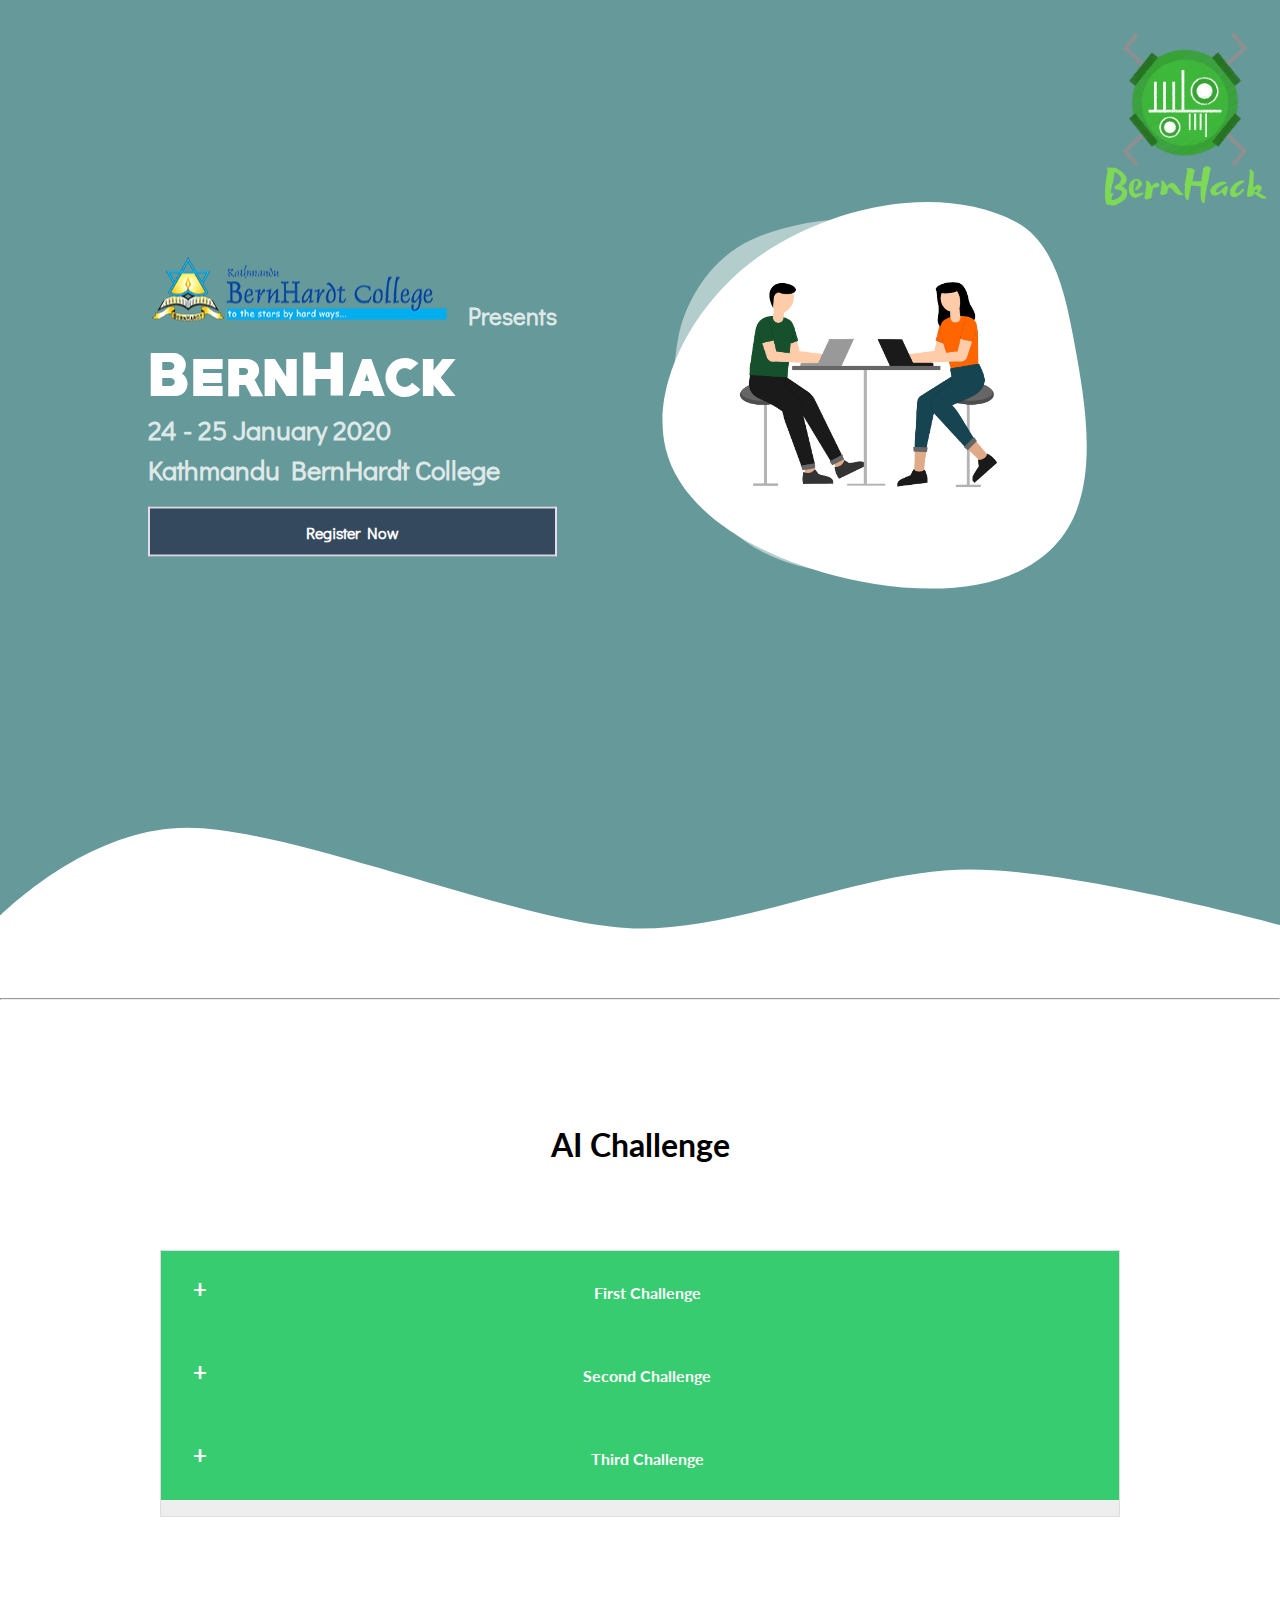
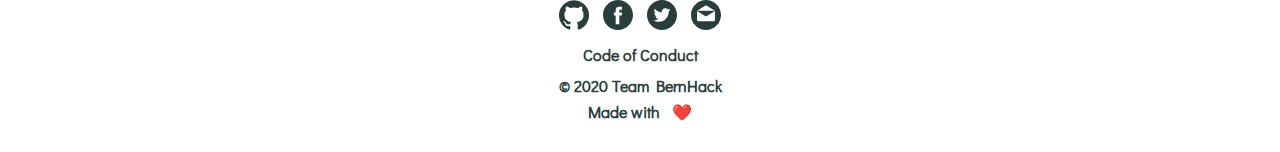
<file: ai.html>
<!DOCTYPE html>
<html>
<head>
	<title> BernHack - 2020</title>
	<meta http-equiv="Content-Type" content="text/html; charset=UTF-8">
	<meta name="viewport" content ="width=device-width, initial-scale=1.0, user-scalable=no">
	<meta name="description" content="BernHack- First edition of annual hackathon organized by Kathmandu BernHardt College">
	<meta name="keywords" content="Hackathon,BernHack,bernhack,bernhardt,mlh,Nepal,prize,event,technology,bernhardt,college,hack,workshop,mentors,judges,sponsors,microsoft,github,App,Team,2020">
	<meta name="author" content="Manish Bhattarai <manishbhattarai@studentpartner.com>">

	<link rel="shortcut icon" href="./images/new_logo.png" type="image/x-icon" />
	<link rel="stylesheet" type="text/css" href="./css/main.css">
	<link rel="stylesheet" type="text/css" href="./css/responsive.css">
	<link href="https://fonts.googleapis.com/css?family=Didact+Gothic" rel="stylesheet">
	<script src="https://code.jquery.com/jquery-3.3.1.js" integrity="sha256-2Kok7MbOyxpgUVvAk/HJ2jigOSYS2auK4Pfzbm7uH60=" crossorigin="anonymous"></script>

</head>
<body>
<div class="frame frame1">
			<img  src="./images/back-1.svg" class="img-back">
			<div class="frame1-right">
				<img  src="./images/frame1-icon.svg">
			</div>
			<div class="frame1-left">
				<div class="content">
					<div class="sponsor-name"><a href="https://kbc.edu.np" target="_blank"> <img src="./images/kbclogo.png" class="github-home-icon"></a> Presents </div>
					<div class="name"> BernHack</div><br>
					<div class="date"> 24 - 25 January 2020 </div><br>
					<div class="date"> Kathmandu BernHardt College </div>
					<div class="devfolio">
						<button id="devfolio-apply-now"> <a style="display: block; width: 3.5in;" class="applybutton" target="_blank" href="https://forms.gle/qHj4QQSC86kan6bq9" > Register Now</a></button>
					</div>
				</div>
			</div>
			<div class="app-team-icon">
				<img src="./images/appteam.png">
			</div>
		</div>		
		<hr>
<div class="container">
          <h1 class="heading-primary">AI Challenge</h1>
          <div class="accordion">
            <dl>
              <dt>
                <a href="#accordion1" aria-expanded="false" aria-controls="accordion1" class="accordion-title accordionTitle js-accordionTrigger">First Challenge</a>
              </dt>
              <dd class="accordion-content accordionItem is-collapsed" id="accordion1" aria-hidden="true">
                <p>Lorem ipsum dolor sit amet, consectetur <a href="https://www.google.com">Test</a>adipiscing elit. Morbi eu interdum diam. Donec interdum porttitor risus non bibendum. Maecenas sollicitudin eros in quam imperdiet placerat. Cras justo purus, rhoncus nec lobortis ut, iaculis vel ipsum. Donec dignissim arcu nec elit faucibus condimentum. Donec facilisis consectetur enim sit amet varius. Pellentesque justo dui, sodales quis luctus a, iaculis eget mauris. </p>
                <p>Aliquam dapibus, ante quis fringilla feugiat, mauris risus condimentum massa, at elementum libero quam ac ligula. Pellentesque at rhoncus dolor. Duis porttitor nibh ut lobortis aliquam. Nullam eu dolor venenatis mauris placerat tristique eget id dolor. Quisque blandit adipiscing erat vitae dapibus. Nulla aliquam magna nec elementum tincidunt.</p>
              </dd>
              <dt>
                <a href="#accordion2" aria-expanded="false" aria-controls="accordion2" class="accordion-title accordionTitle js-accordionTrigger">
                  Second Challenge</a>
              </dt>
              <dd class="accordion-content accordionItem is-collapsed" id="accordion2" aria-hidden="true">
                <p>Lorem ipsum dolor sit amet, consectetur adipiscing elit. Morbi eu interdum diam. Donec interdum porttitor risus non bibendum. Maecenas sollicitudin eros in quam imperdiet placerat. Cras justo purus, rhoncus nec lobortis ut, iaculis vel ipsum. Donec dignissim arcu nec elit faucibus condimentum. Donec facilisis consectetur enim sit amet varius. Pellentesque justo dui, sodales quis luctus a, iaculis eget mauris. </p>
                <p>Aliquam dapibus, ante quis fringilla feugiat, mauris risus condimentum massa, at elementum libero quam ac ligula. Pellentesque at rhoncus dolor. Duis porttitor nibh ut lobortis aliquam. Nullam eu dolor venenatis mauris placerat tristique eget id dolor. Quisque blandit adipiscing erat vitae dapibus. Nulla aliquam magna nec elementum tincidunt.</p>
              </dd>
              <dt>
                <a href="#accordion3" aria-expanded="false" aria-controls="accordion3" class="accordion-title accordionTitle js-accordionTrigger">
                  Third Challenge
                </a>
              </dt>
              <dd class="accordion-content accordionItem is-collapsed" id="accordion3" aria-hidden="true">
                <p>Lorem ipsum dolor sit amet, consectetur adipiscing elit. Morbi eu interdum diam. Donec interdum porttitor risus non bibendum. Maecenas sollicitudin eros in quam imperdiet placerat. Cras justo purus, rhoncus nec lobortis ut, iaculis vel ipsum. Donec dignissim arcu nec elit faucibus condimentum. Donec facilisis consectetur enim sit amet varius. Pellentesque justo dui, sodales quis luctus a, iaculis eget mauris. </p>
                <p>Aliquam dapibus, ante quis fringilla feugiat, mauris risus condimentum massa, at elementum libero quam ac ligula. Pellentesque at rhoncus dolor. Duis porttitor nibh ut lobortis aliquam. Nullam eu dolor venenatis mauris placerat tristique eget id dolor. Quisque blandit adipiscing erat vitae dapibus. Nulla aliquam magna nec elementum tincidunt.</p>
              </dd>
            </dl>
          </div>
        </div>
<style type="text/css">
	

//updated ver
* {
  box-sizing:border-box;
}
@import url(https://fonts.googleapis.com/css?family=Lato:400,700);
body { 

  font-family:'Lato';
}
.heading-primary {
  font-size:2em;
  padding:2em;
  text-align:center;
}
.accordion dl,
.accordion-list {
   border:1px solid #ddd;
   &:after {
       content: "";
       display:block;
       height:1em;
       width:100%;
       background-color:darken(#38cc70, 10%);
     }
}
.accordion dd,
.accordion__panel {
   background-color:#eee;
   font-size:1em;
   line-height:1.5em; 
}
.accordion p {
  padding:1em 2em 1em 2em;
}

.accordion {
    position:relative;
    background-color:#eee;
}
.container {
  max-width:960px;
  margin:0 auto;
  padding:2em 0 2em 0;
}
.accordionTitle,
.accordion__Heading {
 background-color:#38cc70; 
   text-align:center;
     font-weight:700; 
          padding:2em;
          display:block;
          text-decoration:none;
          color:#fff;
          transition:background-color 0.5s ease-in-out;
  border-bottom:1px solid darken(#38cc70, 5%);
  &:before {
   content: "+";
   font-size:1.5em;
   line-height:0.5em;
   float:left; 
   transition: transform 0.3s ease-in-out;
  }
  &:hover {
    background-color:darken(#38cc70, 10%);
  }
}
.accordionTitleActive, 
.accordionTitle.is-expanded {
   background-color:darken(#38cc70, 10%);
    &:before {
     
      transform:rotate(-225deg);
    }
}
.accordionItem {
    height:auto;
    overflow:hidden; 
    //SHAME: magic number to allow the accordion to animate
    
     max-height:50em;
    transition:max-height 1s;   
 
    
    @media screen and (min-width:48em) {
         max-height:15em;
        transition:max-height 0.5s
        
    }
    
   
}
 
.accordionItem.is-collapsed {
    max-height:0;
}
.no-js .accordionItem.is-collapsed {
  max-height: auto;
}
.animateIn {
     animation: accordionIn 0.45s normal ease-in-out both 1; 
}
.animateOut {
     animation: accordionOut 0.45s alternate ease-in-out both 1;
}
@keyframes accordionIn {
  0% {
    opacity: 0;
    transform:scale(0.9) rotateX(-60deg);
    transform-origin: 50% 0;
  }
  100% {
    opacity:1;
    transform:scale(1);
  }
}

@keyframes accordionOut {
    0% {
       opacity: 1;
       transform:scale(1);
     }
     100% {
          opacity:0;
           transform:scale(0.9) rotateX(-60deg);
       }
}

</style>
<script type="text/javascript">
	

//uses classList, setAttribute, and querySelectorAll
//if you want this to work in IE8/9 youll need to polyfill these
(function(){
	var d = document,
	accordionToggles = d.querySelectorAll('.js-accordionTrigger'),
	setAria,
	setAccordionAria,
	switchAccordion,
  touchSupported = ('ontouchstart' in window),
  pointerSupported = ('pointerdown' in window);
  
  skipClickDelay = function(e){
    e.preventDefault();
    e.target.click();
  }

		setAriaAttr = function(el, ariaType, newProperty){
		el.setAttribute(ariaType, newProperty);
	};
	setAccordionAria = function(el1, el2, expanded){
		switch(expanded) {
      case "true":
      	setAriaAttr(el1, 'aria-expanded', 'true');
      	setAriaAttr(el2, 'aria-hidden', 'false');
      	break;
      case "false":
      	setAriaAttr(el1, 'aria-expanded', 'false');
      	setAriaAttr(el2, 'aria-hidden', 'true');
      	break;
      default:
				break;
		}
	};
//function
switchAccordion = function(e) {
  console.log("triggered");
	e.preventDefault();
	var thisAnswer = e.target.parentNode.nextElementSibling;
	var thisQuestion = e.target;
	if(thisAnswer.classList.contains('is-collapsed')) {
		setAccordionAria(thisQuestion, thisAnswer, 'true');
	} else {
		setAccordionAria(thisQuestion, thisAnswer, 'false');
	}
  	thisQuestion.classList.toggle('is-collapsed');
  	thisQuestion.classList.toggle('is-expanded');
		thisAnswer.classList.toggle('is-collapsed');
		thisAnswer.classList.toggle('is-expanded');
 	
  	thisAnswer.classList.toggle('animateIn');
	};
	for (var i=0,len=accordionToggles.length; i<len; i++) {
		if(touchSupported) {
      accordionToggles[i].addEventListener('touchstart', skipClickDelay, false);
    }
    if(pointerSupported){
      accordionToggles[i].addEventListener('pointerdown', skipClickDelay, false);
    }
    accordionToggles[i].addEventListener('click', switchAccordion, false);
  }
})();
</script>


		
			<div class="frame frame8">
			<div class="footer-icons">
				<a href="https://github.com/bernhack" target="__blank"><img src="./images/github-color.svg"></a>
				<a href="https://www.facebook.com/bernhack2020/" target="__blank"><img src="./images/fb-color.svg"></a>
				<a href="https://twitter.com/bernhack" target="__blank"><img src="./images/twitter-color.svg"></a>
				<a href="mailto:bernhack2020@gmail.com"><img src="./images/email-color.svg"></a>
			</div>
			<div class="footer-text">
				<a href="https://static.mlh.io/docs/mlh-code-of-conduct.pdf" target="__blank"> Code of Conduct </a>
			</div>
			<div class="footer-text">
				&copy; 2020 Team BernHack
			</div>
			Made with &nbsp;&nbsp;<span class="heart">❤️</span>
		</div>
	</div>
	<script type="text/javascript" src="./js/menu.js"></script>
</body>
<html>
</file>
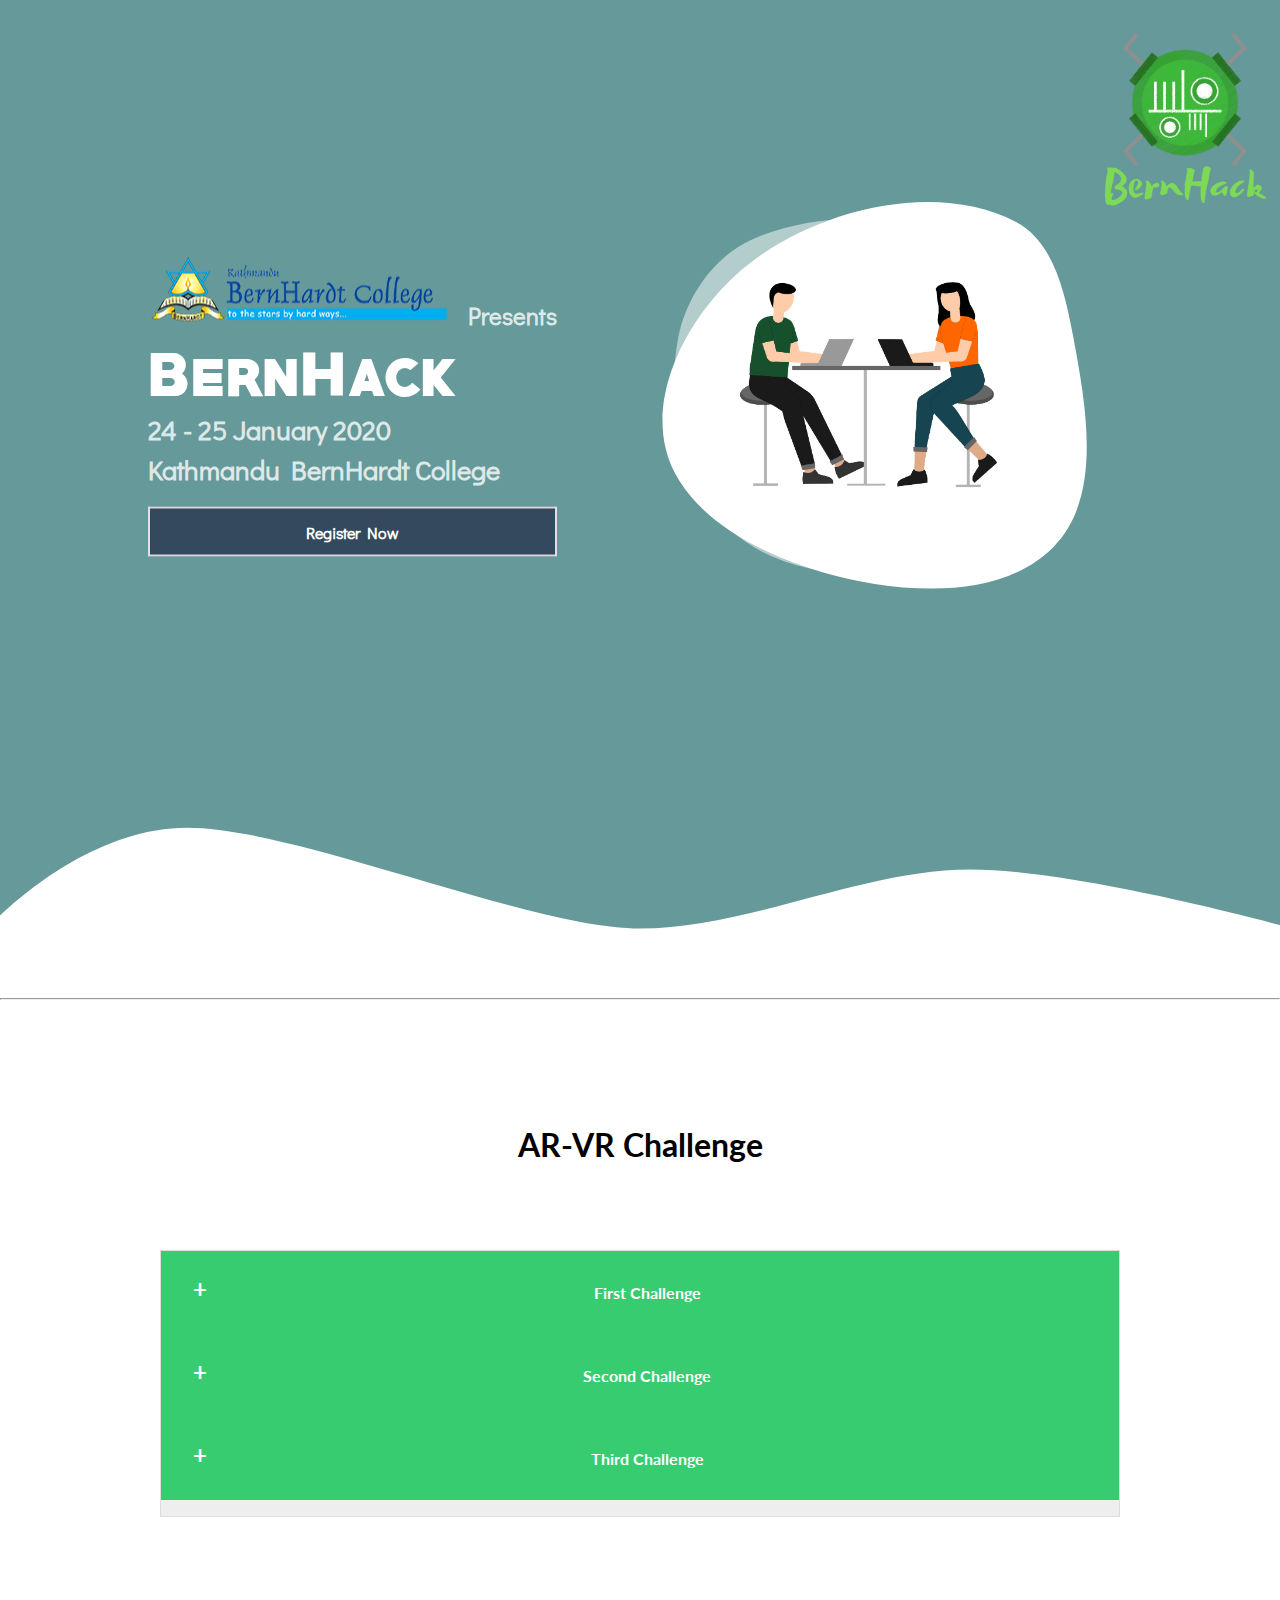
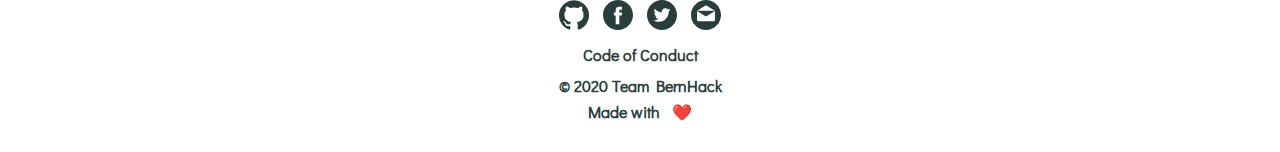
<file: ar.html>
<!DOCTYPE html>
<html>
<head>
	<title> BernHack - 2020</title>
	<meta http-equiv="Content-Type" content="text/html; charset=UTF-8">
	<meta name="viewport" content ="width=device-width, initial-scale=1.0, user-scalable=no">
	<meta name="description" content="BernHack- First edition of annual hackathon organized by Kathmandu BernHardt College">
	<meta name="keywords" content="Hackathon,BernHack,bernhack,bernhardt,mlh,Nepal,prize,event,technology,bernhardt,college,hack,workshop,mentors,judges,sponsors,microsoft,github,App,Team,2020">
	<meta name="author" content="Manish Bhattarai <manishbhattarai@studentpartner.com>">

	<link rel="shortcut icon" href="./images/new_logo.png" type="image/x-icon" />
	<link rel="stylesheet" type="text/css" href="./css/main.css">
	<link rel="stylesheet" type="text/css" href="./css/responsive.css">
	<link href="https://fonts.googleapis.com/css?family=Didact+Gothic" rel="stylesheet">
	<script src="https://code.jquery.com/jquery-3.3.1.js" integrity="sha256-2Kok7MbOyxpgUVvAk/HJ2jigOSYS2auK4Pfzbm7uH60=" crossorigin="anonymous"></script>

</head>
<body>
<div class="frame frame1">
			<img  src="./images/back-1.svg" class="img-back">
			<div class="frame1-right">
				<img  src="./images/frame1-icon.svg">
			</div>
			<div class="frame1-left">
				<div class="content">
					<div class="sponsor-name"><a href="https://kbc.edu.np" target="_blank"> <img src="./images/kbclogo.png" class="github-home-icon"></a> Presents </div>
					<div class="name"> BernHack</div><br>
					<div class="date"> 24 - 25 January 2020 </div><br>
					<div class="date"> Kathmandu BernHardt College </div>
					<div class="devfolio">
						<button id="devfolio-apply-now"> <a style="display: block; width: 3.5in;" class="applybutton" target="_blank" href="https://forms.gle/qHj4QQSC86kan6bq9" > Register Now</a></button>
					</div>
				</div>
			</div>
			<div class="app-team-icon">
				<img src="./images/appteam.png">
			</div>
		</div>		
		<hr>
<div class="container">
          <h1 class="heading-primary">AR-VR Challenge</h1>
          <div class="accordion">
            <dl>
              <dt>
                <a href="#accordion1" aria-expanded="false" aria-controls="accordion1" class="accordion-title accordionTitle js-accordionTrigger">First Challenge</a>
              </dt>
              <dd class="accordion-content accordionItem is-collapsed" id="accordion1" aria-hidden="true">
                <p>Lorem ipsum dolor sit amet, consectetur <a href="https://www.google.com">Test</a>adipiscing elit. Morbi eu interdum diam. Donec interdum porttitor risus non bibendum. Maecenas sollicitudin eros in quam imperdiet placerat. Cras justo purus, rhoncus nec lobortis ut, iaculis vel ipsum. Donec dignissim arcu nec elit faucibus condimentum. Donec facilisis consectetur enim sit amet varius. Pellentesque justo dui, sodales quis luctus a, iaculis eget mauris. </p>
                <p>Aliquam dapibus, ante quis fringilla feugiat, mauris risus condimentum massa, at elementum libero quam ac ligula. Pellentesque at rhoncus dolor. Duis porttitor nibh ut lobortis aliquam. Nullam eu dolor venenatis mauris placerat tristique eget id dolor. Quisque blandit adipiscing erat vitae dapibus. Nulla aliquam magna nec elementum tincidunt.</p>
              </dd>
              <dt>
                <a href="#accordion2" aria-expanded="false" aria-controls="accordion2" class="accordion-title accordionTitle js-accordionTrigger">
                  Second Challenge</a>
              </dt>
              <dd class="accordion-content accordionItem is-collapsed" id="accordion2" aria-hidden="true">
                <p>Lorem ipsum dolor sit amet, consectetur adipiscing elit. Morbi eu interdum diam. Donec interdum porttitor risus non bibendum. Maecenas sollicitudin eros in quam imperdiet placerat. Cras justo purus, rhoncus nec lobortis ut, iaculis vel ipsum. Donec dignissim arcu nec elit faucibus condimentum. Donec facilisis consectetur enim sit amet varius. Pellentesque justo dui, sodales quis luctus a, iaculis eget mauris. </p>
                <p>Aliquam dapibus, ante quis fringilla feugiat, mauris risus condimentum massa, at elementum libero quam ac ligula. Pellentesque at rhoncus dolor. Duis porttitor nibh ut lobortis aliquam. Nullam eu dolor venenatis mauris placerat tristique eget id dolor. Quisque blandit adipiscing erat vitae dapibus. Nulla aliquam magna nec elementum tincidunt.</p>
              </dd>
              <dt>
                <a href="#accordion3" aria-expanded="false" aria-controls="accordion3" class="accordion-title accordionTitle js-accordionTrigger">
                  Third Challenge
                </a>
              </dt>
              <dd class="accordion-content accordionItem is-collapsed" id="accordion3" aria-hidden="true">
                <p>Lorem ipsum dolor sit amet, consectetur adipiscing elit. Morbi eu interdum diam. Donec interdum porttitor risus non bibendum. Maecenas sollicitudin eros in quam imperdiet placerat. Cras justo purus, rhoncus nec lobortis ut, iaculis vel ipsum. Donec dignissim arcu nec elit faucibus condimentum. Donec facilisis consectetur enim sit amet varius. Pellentesque justo dui, sodales quis luctus a, iaculis eget mauris. </p>
                <p>Aliquam dapibus, ante quis fringilla feugiat, mauris risus condimentum massa, at elementum libero quam ac ligula. Pellentesque at rhoncus dolor. Duis porttitor nibh ut lobortis aliquam. Nullam eu dolor venenatis mauris placerat tristique eget id dolor. Quisque blandit adipiscing erat vitae dapibus. Nulla aliquam magna nec elementum tincidunt.</p>
              </dd>
            </dl>
          </div>
        </div>
<style type="text/css">
	

//updated ver
* {
  box-sizing:border-box;
}
@import url(https://fonts.googleapis.com/css?family=Lato:400,700);
body { 

  font-family:'Lato';
}
.heading-primary {
  font-size:2em;
  padding:2em;
  text-align:center;
}
.accordion dl,
.accordion-list {
   border:1px solid #ddd;
   &:after {
       content: "";
       display:block;
       height:1em;
       width:100%;
       background-color:darken(#38cc70, 10%);
     }
}
.accordion dd,
.accordion__panel {
   background-color:#eee;
   font-size:1em;
   line-height:1.5em; 
}
.accordion p {
  padding:1em 2em 1em 2em;
}

.accordion {
    position:relative;
    background-color:#eee;
}
.container {
  max-width:960px;
  margin:0 auto;
  padding:2em 0 2em 0;
}
.accordionTitle,
.accordion__Heading {
 background-color:#38cc70; 
   text-align:center;
     font-weight:700; 
          padding:2em;
          display:block;
          text-decoration:none;
          color:#fff;
          transition:background-color 0.5s ease-in-out;
  border-bottom:1px solid darken(#38cc70, 5%);
  &:before {
   content: "+";
   font-size:1.5em;
   line-height:0.5em;
   float:left; 
   transition: transform 0.3s ease-in-out;
  }
  &:hover {
    background-color:darken(#38cc70, 10%);
  }
}
.accordionTitleActive, 
.accordionTitle.is-expanded {
   background-color:darken(#38cc70, 10%);
    &:before {
     
      transform:rotate(-225deg);
    }
}
.accordionItem {
    height:auto;
    overflow:hidden; 
    //SHAME: magic number to allow the accordion to animate
    
     max-height:50em;
    transition:max-height 1s;   
 
    
    @media screen and (min-width:48em) {
         max-height:15em;
        transition:max-height 0.5s
        
    }
    
   
}
 
.accordionItem.is-collapsed {
    max-height:0;
}
.no-js .accordionItem.is-collapsed {
  max-height: auto;
}
.animateIn {
     animation: accordionIn 0.45s normal ease-in-out both 1; 
}
.animateOut {
     animation: accordionOut 0.45s alternate ease-in-out both 1;
}
@keyframes accordionIn {
  0% {
    opacity: 0;
    transform:scale(0.9) rotateX(-60deg);
    transform-origin: 50% 0;
  }
  100% {
    opacity:1;
    transform:scale(1);
  }
}

@keyframes accordionOut {
    0% {
       opacity: 1;
       transform:scale(1);
     }
     100% {
          opacity:0;
           transform:scale(0.9) rotateX(-60deg);
       }
}

</style>
<script type="text/javascript">
	

//uses classList, setAttribute, and querySelectorAll
//if you want this to work in IE8/9 youll need to polyfill these
(function(){
	var d = document,
	accordionToggles = d.querySelectorAll('.js-accordionTrigger'),
	setAria,
	setAccordionAria,
	switchAccordion,
  touchSupported = ('ontouchstart' in window),
  pointerSupported = ('pointerdown' in window);
  
  skipClickDelay = function(e){
    e.preventDefault();
    e.target.click();
  }

		setAriaAttr = function(el, ariaType, newProperty){
		el.setAttribute(ariaType, newProperty);
	};
	setAccordionAria = function(el1, el2, expanded){
		switch(expanded) {
      case "true":
      	setAriaAttr(el1, 'aria-expanded', 'true');
      	setAriaAttr(el2, 'aria-hidden', 'false');
      	break;
      case "false":
      	setAriaAttr(el1, 'aria-expanded', 'false');
      	setAriaAttr(el2, 'aria-hidden', 'true');
      	break;
      default:
				break;
		}
	};
//function
switchAccordion = function(e) {
  console.log("triggered");
	e.preventDefault();
	var thisAnswer = e.target.parentNode.nextElementSibling;
	var thisQuestion = e.target;
	if(thisAnswer.classList.contains('is-collapsed')) {
		setAccordionAria(thisQuestion, thisAnswer, 'true');
	} else {
		setAccordionAria(thisQuestion, thisAnswer, 'false');
	}
  	thisQuestion.classList.toggle('is-collapsed');
  	thisQuestion.classList.toggle('is-expanded');
		thisAnswer.classList.toggle('is-collapsed');
		thisAnswer.classList.toggle('is-expanded');
 	
  	thisAnswer.classList.toggle('animateIn');
	};
	for (var i=0,len=accordionToggles.length; i<len; i++) {
		if(touchSupported) {
      accordionToggles[i].addEventListener('touchstart', skipClickDelay, false);
    }
    if(pointerSupported){
      accordionToggles[i].addEventListener('pointerdown', skipClickDelay, false);
    }
    accordionToggles[i].addEventListener('click', switchAccordion, false);
  }
})();
</script>


		
			<div class="frame frame8">
			<div class="footer-icons">
				<a href="https://github.com/bernhack" target="__blank"><img src="./images/github-color.svg"></a>
				<a href="https://www.facebook.com/bernhack2020/" target="__blank"><img src="./images/fb-color.svg"></a>
				<a href="https://twitter.com/bernhack" target="__blank"><img src="./images/twitter-color.svg"></a>
				<a href="mailto:bernhack2020@gmail.com"><img src="./images/email-color.svg"></a>
			</div>
			<div class="footer-text">
				<a href="https://static.mlh.io/docs/mlh-code-of-conduct.pdf" target="__blank"> Code of Conduct </a>
			</div>
			<div class="footer-text">
				&copy; 2020 Team BernHack
			</div>
			Made with &nbsp;&nbsp;<span class="heart">❤️</span>
		</div>
	</div>
	<script type="text/javascript" src="./js/menu.js"></script>
</body>
<html>
</file>
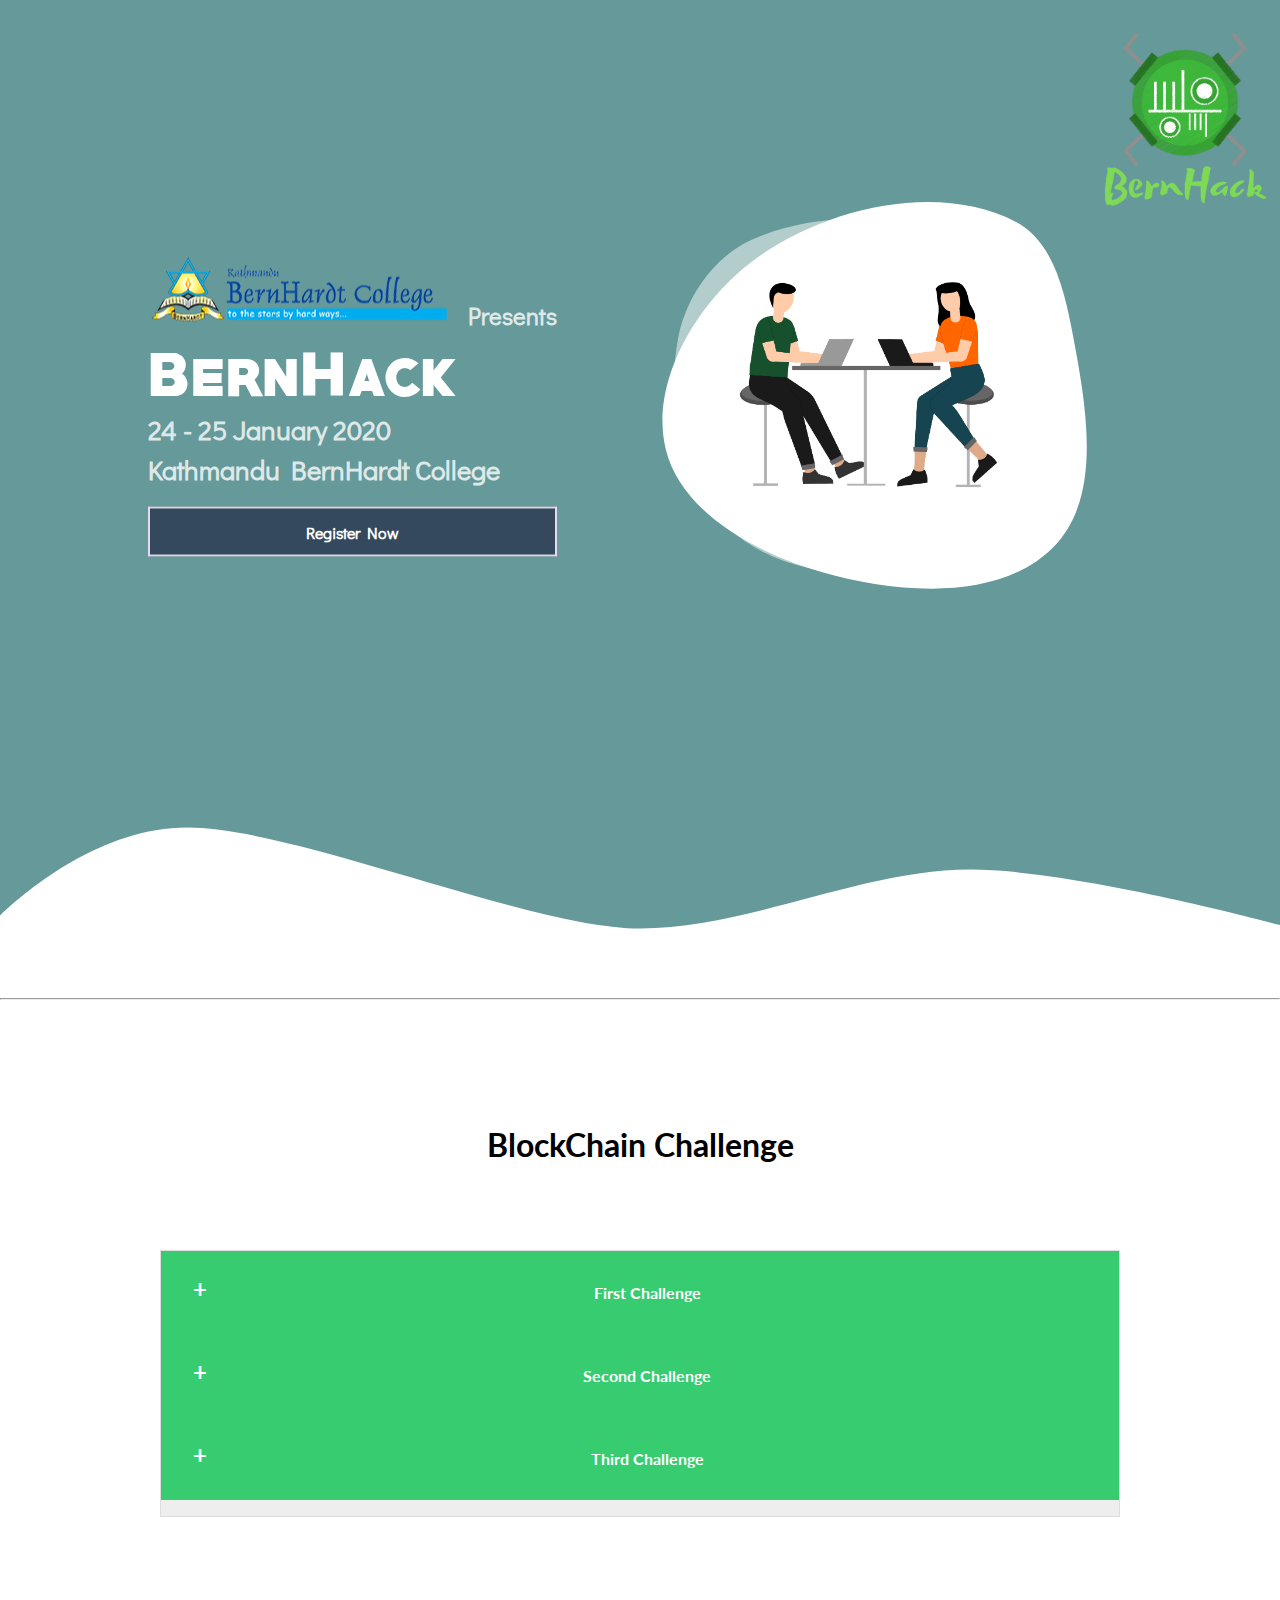
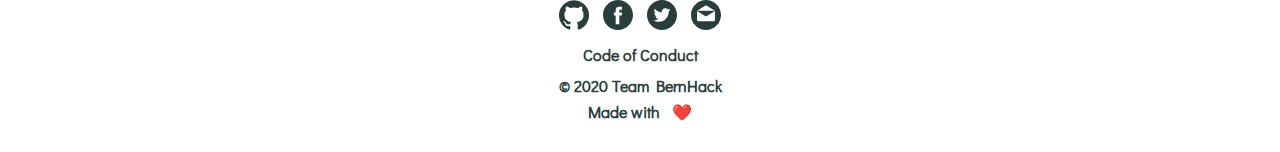
<file: blockchain.html>
<!DOCTYPE html>
<html>
<head>
	<title> BernHack - 2020</title>
	<meta http-equiv="Content-Type" content="text/html; charset=UTF-8">
	<meta name="viewport" content ="width=device-width, initial-scale=1.0, user-scalable=no">
	<meta name="description" content="BernHack- First edition of annual hackathon organized by Kathmandu BernHardt College">
	<meta name="keywords" content="Hackathon,BernHack,bernhack,bernhardt,mlh,Nepal,prize,event,technology,bernhardt,college,hack,workshop,mentors,judges,sponsors,microsoft,github,App,Team,2020">
	<meta name="author" content="Manish Bhattarai <manishbhattarai@studentpartner.com>">

	<link rel="shortcut icon" href="./images/new_logo.png" type="image/x-icon" />
	<link rel="stylesheet" type="text/css" href="./css/main.css">
	<link rel="stylesheet" type="text/css" href="./css/responsive.css">
	<link href="https://fonts.googleapis.com/css?family=Didact+Gothic" rel="stylesheet">
	<script src="https://code.jquery.com/jquery-3.3.1.js" integrity="sha256-2Kok7MbOyxpgUVvAk/HJ2jigOSYS2auK4Pfzbm7uH60=" crossorigin="anonymous"></script>

</head>
<body>
<div class="frame frame1">
			<img  src="./images/back-1.svg" class="img-back">
			<div class="frame1-right">
				<img  src="./images/frame1-icon.svg">
			</div>
			<div class="frame1-left">
				<div class="content">
					<div class="sponsor-name"><a href="https://kbc.edu.np" target="_blank"> <img src="./images/kbclogo.png" class="github-home-icon"></a> Presents </div>
					<div class="name"> BernHack</div><br>
					<div class="date"> 24 - 25 January 2020 </div><br>
					<div class="date"> Kathmandu BernHardt College </div>
					<div class="devfolio">
						<button id="devfolio-apply-now"> <a style="display: block; width: 3.5in;" class="applybutton" target="_blank" href="https://forms.gle/qHj4QQSC86kan6bq9" > Register Now</a></button>
					</div>
				</div>
			</div>
			<div class="app-team-icon">
				<img src="./images/appteam.png">
			</div>
		</div>		
		<hr>
<div class="container">
          <h1 class="heading-primary">BlockChain Challenge</h1>
          <div class="accordion">
            <dl>
              <dt>
                <a href="#accordion1" aria-expanded="false" aria-controls="accordion1" class="accordion-title accordionTitle js-accordionTrigger">First Challenge</a>
              </dt>
              <dd class="accordion-content accordionItem is-collapsed" id="accordion1" aria-hidden="true">
                <p>Lorem ipsum dolor sit amet, consectetur <a href="https://www.google.com">Test</a>adipiscing elit. Morbi eu interdum diam. Donec interdum porttitor risus non bibendum. Maecenas sollicitudin eros in quam imperdiet placerat. Cras justo purus, rhoncus nec lobortis ut, iaculis vel ipsum. Donec dignissim arcu nec elit faucibus condimentum. Donec facilisis consectetur enim sit amet varius. Pellentesque justo dui, sodales quis luctus a, iaculis eget mauris. </p>
                <p>Aliquam dapibus, ante quis fringilla feugiat, mauris risus condimentum massa, at elementum libero quam ac ligula. Pellentesque at rhoncus dolor. Duis porttitor nibh ut lobortis aliquam. Nullam eu dolor venenatis mauris placerat tristique eget id dolor. Quisque blandit adipiscing erat vitae dapibus. Nulla aliquam magna nec elementum tincidunt.</p>
              </dd>
              <dt>
                <a href="#accordion2" aria-expanded="false" aria-controls="accordion2" class="accordion-title accordionTitle js-accordionTrigger">
                  Second Challenge</a>
              </dt>
              <dd class="accordion-content accordionItem is-collapsed" id="accordion2" aria-hidden="true">
                <p>Lorem ipsum dolor sit amet, consectetur adipiscing elit. Morbi eu interdum diam. Donec interdum porttitor risus non bibendum. Maecenas sollicitudin eros in quam imperdiet placerat. Cras justo purus, rhoncus nec lobortis ut, iaculis vel ipsum. Donec dignissim arcu nec elit faucibus condimentum. Donec facilisis consectetur enim sit amet varius. Pellentesque justo dui, sodales quis luctus a, iaculis eget mauris. </p>
                <p>Aliquam dapibus, ante quis fringilla feugiat, mauris risus condimentum massa, at elementum libero quam ac ligula. Pellentesque at rhoncus dolor. Duis porttitor nibh ut lobortis aliquam. Nullam eu dolor venenatis mauris placerat tristique eget id dolor. Quisque blandit adipiscing erat vitae dapibus. Nulla aliquam magna nec elementum tincidunt.</p>
              </dd>
              <dt>
                <a href="#accordion3" aria-expanded="false" aria-controls="accordion3" class="accordion-title accordionTitle js-accordionTrigger">
                  Third Challenge
                </a>
              </dt>
              <dd class="accordion-content accordionItem is-collapsed" id="accordion3" aria-hidden="true">
                <p>Lorem ipsum dolor sit amet, consectetur adipiscing elit. Morbi eu interdum diam. Donec interdum porttitor risus non bibendum. Maecenas sollicitudin eros in quam imperdiet placerat. Cras justo purus, rhoncus nec lobortis ut, iaculis vel ipsum. Donec dignissim arcu nec elit faucibus condimentum. Donec facilisis consectetur enim sit amet varius. Pellentesque justo dui, sodales quis luctus a, iaculis eget mauris. </p>
                <p>Aliquam dapibus, ante quis fringilla feugiat, mauris risus condimentum massa, at elementum libero quam ac ligula. Pellentesque at rhoncus dolor. Duis porttitor nibh ut lobortis aliquam. Nullam eu dolor venenatis mauris placerat tristique eget id dolor. Quisque blandit adipiscing erat vitae dapibus. Nulla aliquam magna nec elementum tincidunt.</p>
              </dd>
            </dl>
          </div>
        </div>
<style type="text/css">
	

//updated ver
* {
  box-sizing:border-box;
}
@import url(https://fonts.googleapis.com/css?family=Lato:400,700);
body { 

  font-family:'Lato';
}
.heading-primary {
  font-size:2em;
  padding:2em;
  text-align:center;
}
.accordion dl,
.accordion-list {
   border:1px solid #ddd;
   &:after {
       content: "";
       display:block;
       height:1em;
       width:100%;
       background-color:darken(#38cc70, 10%);
     }
}
.accordion dd,
.accordion__panel {
   background-color:#eee;
   font-size:1em;
   line-height:1.5em; 
}
.accordion p {
  padding:1em 2em 1em 2em;
}

.accordion {
    position:relative;
    background-color:#eee;
}
.container {
  max-width:960px;
  margin:0 auto;
  padding:2em 0 2em 0;
}
.accordionTitle,
.accordion__Heading {
 background-color:#38cc70; 
   text-align:center;
     font-weight:700; 
          padding:2em;
          display:block;
          text-decoration:none;
          color:#fff;
          transition:background-color 0.5s ease-in-out;
  border-bottom:1px solid darken(#38cc70, 5%);
  &:before {
   content: "+";
   font-size:1.5em;
   line-height:0.5em;
   float:left; 
   transition: transform 0.3s ease-in-out;
  }
  &:hover {
    background-color:darken(#38cc70, 10%);
  }
}
.accordionTitleActive, 
.accordionTitle.is-expanded {
   background-color:darken(#38cc70, 10%);
    &:before {
     
      transform:rotate(-225deg);
    }
}
.accordionItem {
    height:auto;
    overflow:hidden; 
    //SHAME: magic number to allow the accordion to animate
    
     max-height:50em;
    transition:max-height 1s;   
 
    
    @media screen and (min-width:48em) {
         max-height:15em;
        transition:max-height 0.5s
        
    }
    
   
}
 
.accordionItem.is-collapsed {
    max-height:0;
}
.no-js .accordionItem.is-collapsed {
  max-height: auto;
}
.animateIn {
     animation: accordionIn 0.45s normal ease-in-out both 1; 
}
.animateOut {
     animation: accordionOut 0.45s alternate ease-in-out both 1;
}
@keyframes accordionIn {
  0% {
    opacity: 0;
    transform:scale(0.9) rotateX(-60deg);
    transform-origin: 50% 0;
  }
  100% {
    opacity:1;
    transform:scale(1);
  }
}

@keyframes accordionOut {
    0% {
       opacity: 1;
       transform:scale(1);
     }
     100% {
          opacity:0;
           transform:scale(0.9) rotateX(-60deg);
       }
}

</style>
<script type="text/javascript">
	

//uses classList, setAttribute, and querySelectorAll
//if you want this to work in IE8/9 youll need to polyfill these
(function(){
	var d = document,
	accordionToggles = d.querySelectorAll('.js-accordionTrigger'),
	setAria,
	setAccordionAria,
	switchAccordion,
  touchSupported = ('ontouchstart' in window),
  pointerSupported = ('pointerdown' in window);
  
  skipClickDelay = function(e){
    e.preventDefault();
    e.target.click();
  }

		setAriaAttr = function(el, ariaType, newProperty){
		el.setAttribute(ariaType, newProperty);
	};
	setAccordionAria = function(el1, el2, expanded){
		switch(expanded) {
      case "true":
      	setAriaAttr(el1, 'aria-expanded', 'true');
      	setAriaAttr(el2, 'aria-hidden', 'false');
      	break;
      case "false":
      	setAriaAttr(el1, 'aria-expanded', 'false');
      	setAriaAttr(el2, 'aria-hidden', 'true');
      	break;
      default:
				break;
		}
	};
//function
switchAccordion = function(e) {
  console.log("triggered");
	e.preventDefault();
	var thisAnswer = e.target.parentNode.nextElementSibling;
	var thisQuestion = e.target;
	if(thisAnswer.classList.contains('is-collapsed')) {
		setAccordionAria(thisQuestion, thisAnswer, 'true');
	} else {
		setAccordionAria(thisQuestion, thisAnswer, 'false');
	}
  	thisQuestion.classList.toggle('is-collapsed');
  	thisQuestion.classList.toggle('is-expanded');
		thisAnswer.classList.toggle('is-collapsed');
		thisAnswer.classList.toggle('is-expanded');
 	
  	thisAnswer.classList.toggle('animateIn');
	};
	for (var i=0,len=accordionToggles.length; i<len; i++) {
		if(touchSupported) {
      accordionToggles[i].addEventListener('touchstart', skipClickDelay, false);
    }
    if(pointerSupported){
      accordionToggles[i].addEventListener('pointerdown', skipClickDelay, false);
    }
    accordionToggles[i].addEventListener('click', switchAccordion, false);
  }
})();
</script>


		
			<div class="frame frame8">
			<div class="footer-icons">
				<a href="https://github.com/bernhack" target="__blank"><img src="./images/github-color.svg"></a>
				<a href="https://www.facebook.com/bernhack2020/" target="__blank"><img src="./images/fb-color.svg"></a>
				<a href="https://twitter.com/bernhack" target="__blank"><img src="./images/twitter-color.svg"></a>
				<a href="mailto:bernhack2020@gmail.com"><img src="./images/email-color.svg"></a>
			</div>
			<div class="footer-text">
				<a href="https://static.mlh.io/docs/mlh-code-of-conduct.pdf" target="__blank"> Code of Conduct </a>
			</div>
			<div class="footer-text">
				&copy; 2020 Team BernHack
			</div>
			Made with &nbsp;&nbsp;<span class="heart">❤️</span>
		</div>
	</div>
	<script type="text/javascript" src="./js/menu.js"></script>
</body>
<html>
</file>
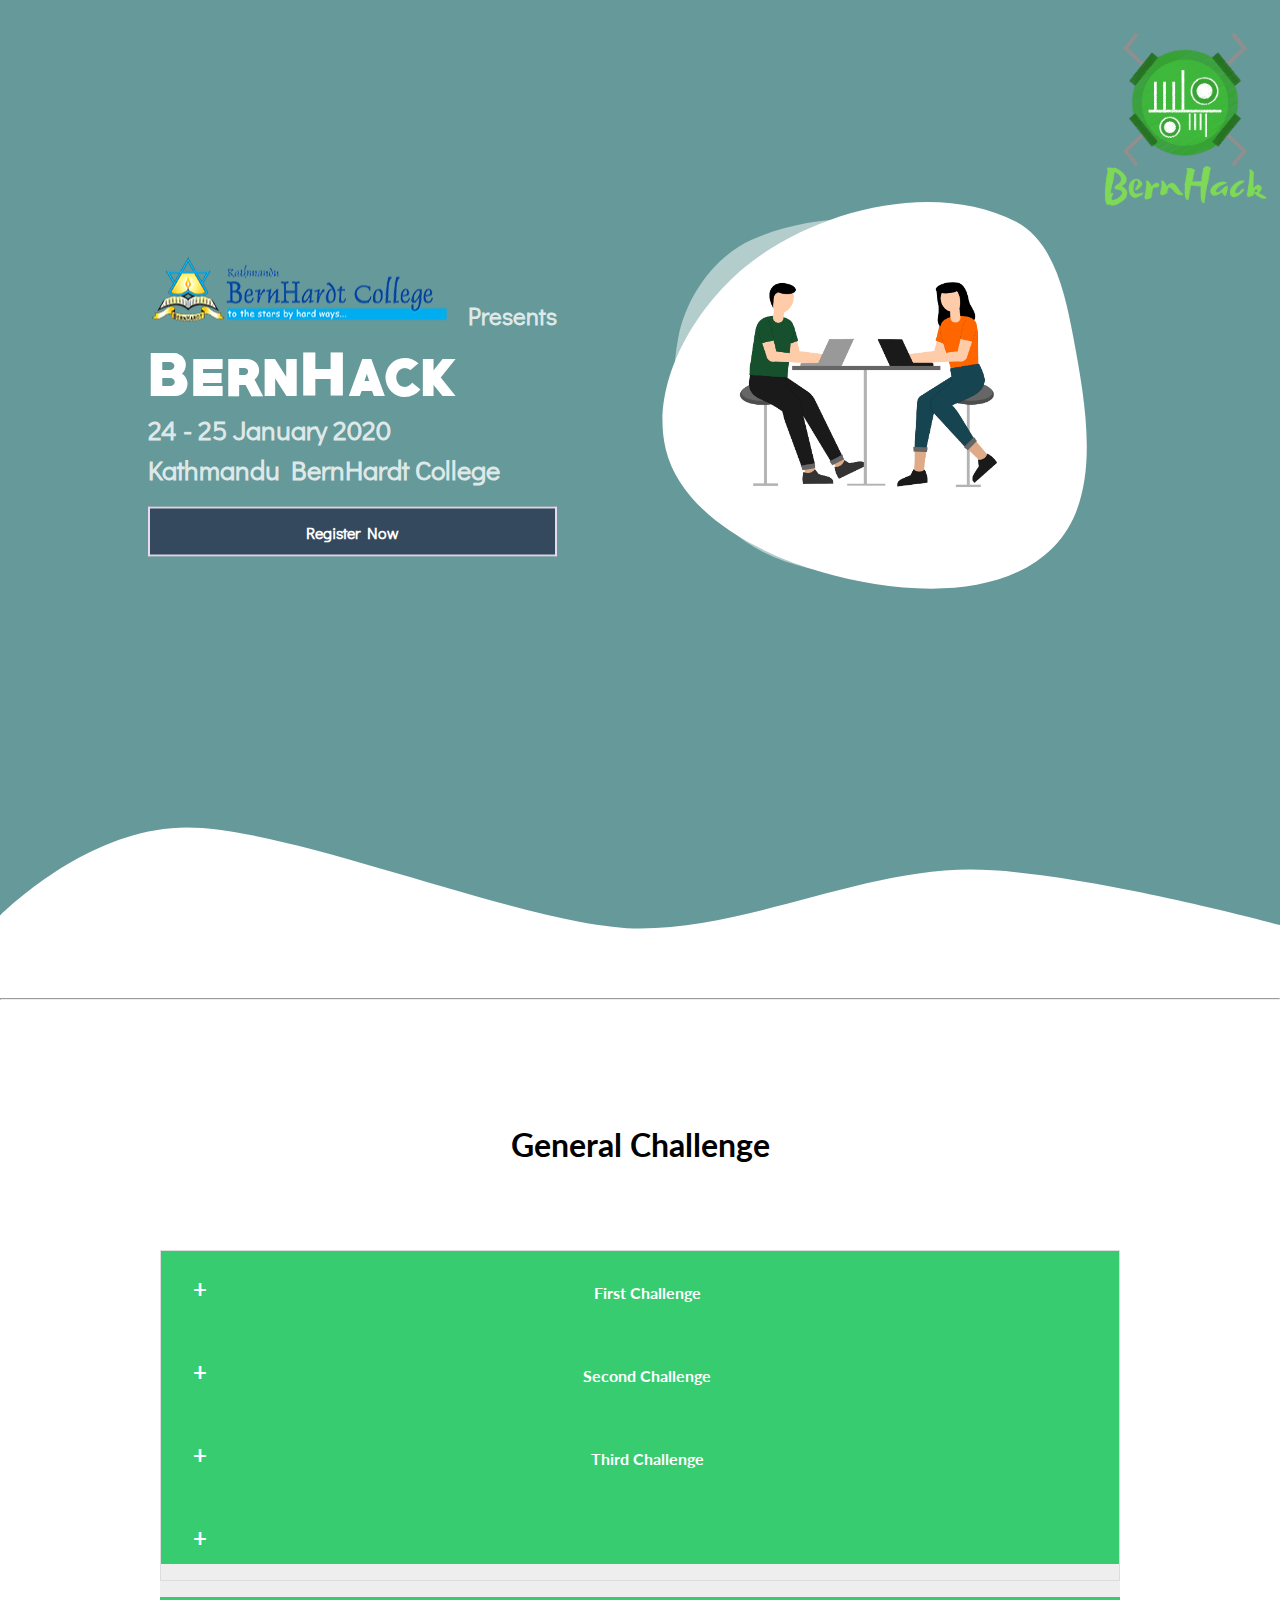
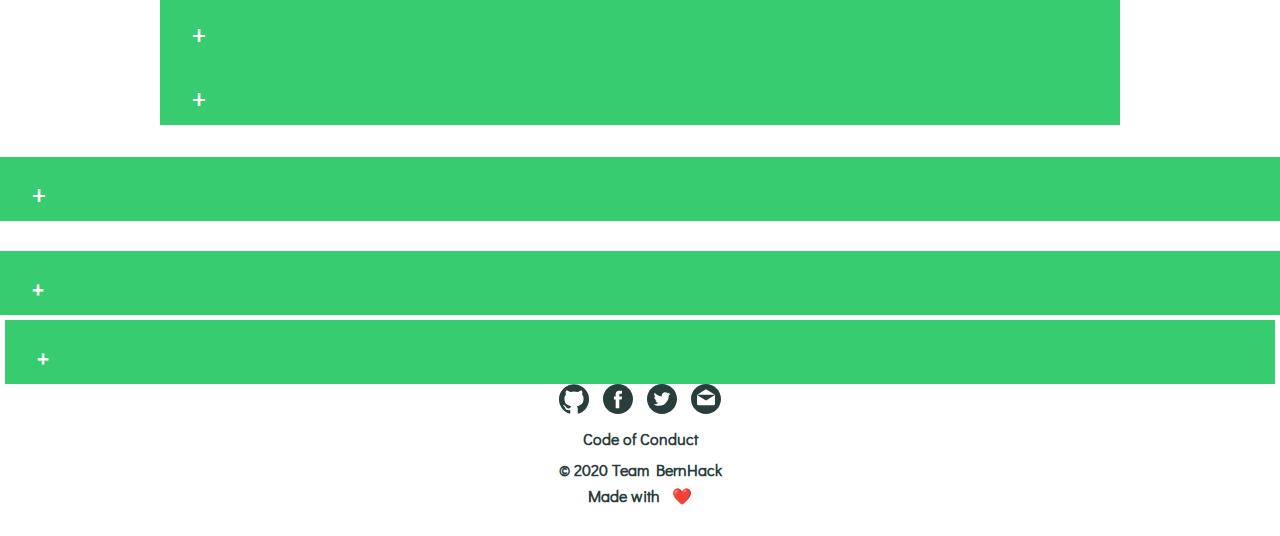
<file: general.html>
<!DOCTYPE html>
<html>
<head>
	<title> BernHack - 2020</title>
	<meta http-equiv="Content-Type" content="text/html; charset=UTF-8">
	<meta name="viewport" content ="width=device-width, initial-scale=1.0, user-scalable=no">
	<meta name="description" content="BernHack- First edition of annual hackathon organized by Kathmandu BernHardt College">
	<meta name="keywords" content="Hackathon,BernHack,bernhack,bernhardt,mlh,Nepal,prize,event,technology,bernhardt,college,hack,workshop,mentors,judges,sponsors,microsoft,github,App,Team,2020">
	<meta name="author" content="Manish Bhattarai <manishbhattarai@studentpartner.com>">

	<link rel="shortcut icon" href="./images/new_logo.png" type="image/x-icon" />
	<link rel="stylesheet" type="text/css" href="./css/main.css">
	<link rel="stylesheet" type="text/css" href="./css/responsive.css">
	<link href="https://fonts.googleapis.com/css?family=Didact+Gothic" rel="stylesheet">
	<script src="https://code.jquery.com/jquery-3.3.1.js" integrity="sha256-2Kok7MbOyxpgUVvAk/HJ2jigOSYS2auK4Pfzbm7uH60=" crossorigin="anonymous"></script>

</head>
<body>
<div class="frame frame1">
			<img  src="./images/back-1.svg" class="img-back">
			<div class="frame1-right">
				<img  src="./images/frame1-icon.svg">
			</div>
			<div class="frame1-left">
				<div class="content">
					<div class="sponsor-name"><a href="https://kbc.edu.np" target="_blank"> <img src="./images/kbclogo.png" class="github-home-icon"></a> Presents </div>
					<div class="name"> BernHack</div><br>
					<div class="date"> 24 - 25 January 2020 </div><br>
					<div class="date"> Kathmandu BernHardt College </div>
					<div class="devfolio">
						<button id="devfolio-apply-now"> <a style="display: block; width: 3.5in;" class="applybutton" target="_blank" href="https://forms.gle/qHj4QQSC86kan6bq9" > Register Now</a></button>
					</div>
				</div>
			</div>
			<div class="app-team-icon">
				<img src="./images/appteam.png">
			</div>
		</div>		
		<hr>
<div class="container">
          <h1 class="heading-primary">General Challenge</h1>
          <div class="accordion">
            <dl>
              <dt>
                <a href="#accordion1" aria-expanded="false" aria-controls="accordion1" class="accordion-title accordionTitle js-accordionTrigger">First Challenge</a>
              </dt>
              <dd class="accordion-content accordionItem is-collapsed" id="accordion1" aria-hidden="true">
                <p>Lorem ipsum dolor sit amet, consectetur <a href="https://www.google.com">Test</a>adipiscing elit. Morbi eu interdum diam. Donec interdum porttitor risus non bibendum. Maecenas sollicitudin eros in quam imperdiet placerat. Cras justo purus, rhoncus nec lobortis ut, iaculis vel ipsum. Donec dignissim arcu nec elit faucibus condimentum. Donec facilisis consectetur enim sit amet varius. Pellentesque justo dui, sodales quis luctus a, iaculis eget mauris. </p>
                <p>Aliquam dapibus, ante quis fringilla feugiat, mauris risus condimentum massa, at elementum libero quam ac ligula. Pellentesque at rhoncus dolor. Duis porttitor nibh ut lobortis aliquam. Nullam eu dolor venenatis mauris placerat tristique eget id dolor. Quisque blandit adipiscing erat vitae dapibus. Nulla aliquam magna nec elementum tincidunt.</p>
              </dd>
              <dt>
                <a href="#accordion2" aria-expanded="false" aria-controls="accordion2" class="accordion-title accordionTitle js-accordionTrigger">
                  Second Challenge</a>
              </dt>
              <dd class="accordion-content accordionItem is-collapsed" id="accordion2" aria-hidden="true">
                <p>Lorem ipsum dolor sit amet, consectetur adipiscing elit. Morbi eu interdum diam. Donec interdum porttitor risus non bibendum. Maecenas sollicitudin eros in quam imperdiet placerat. Cras justo purus, rhoncus nec lobortis ut, iaculis vel ipsum. Donec dignissim arcu nec elit faucibus condimentum. Donec facilisis consectetur enim sit amet varius. Pellentesque justo dui, sodales quis luctus a, iaculis eget mauris. </p>
                <p>Aliquam dapibus, ante quis fringilla feugiat, mauris risus condimentum massa, at elementum libero quam ac ligula. Pellentesque at rhoncus dolor. Duis porttitor nibh ut lobortis aliquam. Nullam eu dolor venenatis mauris placerat tristique eget id dolor. Quisque blandit adipiscing erat vitae dapibus. Nulla aliquam magna nec elementum tincidunt.</p>
              </dd>
              <dt>
                <a href="#accordion3" aria-expanded="false" aria-controls="accordion3" class="accordion-title accordionTitle js-accordionTrigger">
                  Third Challenge
              </dt>
              <dd class="accordion-content accordionItem is-collapsed" id="accordion3" aria-hidden="true">
                <p>Lorem ipsum dolor sit amet, consectetur adipiscing elit. Morbi eu interdum diam. Donec interdum porttitor risus non bibendum. Maecenas sollicitudin eros in quam imperdiet placerat. Cras justo purus, rhoncus nec lobortis ut, iaculis vel ipsum. Donec dignissim arcu nec elit faucibus condimentum. Donec facilisis consectetur enim sit amet varius. Pellentesque justo dui, sodales quis luctus a, iaculis eget mauris. </p>
                <p>Aliquam dapibus, ante quis fringilla feugiat, mauris risus condimentum massa, at elementum libero quam ac ligula. Pellentesque at rhoncus dolor. Duis porttitor nibh ut lobortis aliquam. Nullam eu dolor venenatis mauris placerat tristique eget id dolor. Quisque blandit adipiscing erat vitae dapibus. Nulla aliquam magna nec elementum tincidunt.</p>
              </dd>
            </dl>
          </div>
        </div>
<style type="text/css">
	

//updated ver
* {
  box-sizing:border-box;
}
@import url(https://fonts.googleapis.com/css?family=Lato:400,700);
body { 

  font-family:'Lato';
}
.heading-primary {
  font-size:2em;
  padding:2em;
  text-align:center;
}
.accordion dl,
.accordion-list {
   border:1px solid #ddd;
   &:after {
       content: "";
       display:block;
       height:1em;
       width:100%;
       background-color:darken(#38cc70, 10%);
     }
}
.accordion dd,
.accordion__panel {
   background-color:#eee;
   font-size:1em;
   line-height:1.5em; 
}
.accordion p {
  padding:1em 2em 1em 2em;
}

.accordion {
    position:relative;
    background-color:#eee;
}
.container {
  max-width:960px;
  margin:0 auto;
  padding:2em 0 2em 0;
}
.accordionTitle,
.accordion__Heading {
 background-color:#38cc70; 
   text-align:center;
     font-weight:700; 
          padding:2em;
          display:block;
          text-decoration:none;
          color:#fff;
          transition:background-color 0.5s ease-in-out;
  border-bottom:1px solid darken(#38cc70, 5%);
  &:before {
   content: "+";
   font-size:1.5em;
   line-height:0.5em;
   float:left; 
   transition: transform 0.3s ease-in-out;
  }
  &:hover {
    background-color:darken(#38cc70, 10%);
  }
}
.accordionTitleActive, 
.accordionTitle.is-expanded {
   background-color:darken(#38cc70, 10%);
    &:before {
     
      transform:rotate(-225deg);
    }
}
.accordionItem {
    height:auto;
    overflow:hidden; 
    //SHAME: magic number to allow the accordion to animate
    
     max-height:50em;
    transition:max-height 1s;   
 
    
    @media screen and (min-width:48em) {
         max-height:15em;
        transition:max-height 0.5s
        
    }
    
   
}
 
.accordionItem.is-collapsed {
    max-height:0;
}
.no-js .accordionItem.is-collapsed {
  max-height: auto;
}
.animateIn {
     animation: accordionIn 0.45s normal ease-in-out both 1; 
}
.animateOut {
     animation: accordionOut 0.45s alternate ease-in-out both 1;
}
@keyframes accordionIn {
  0% {
    opacity: 0;
    transform:scale(0.9) rotateX(-60deg);
    transform-origin: 50% 0;
  }
  100% {
    opacity:1;
    transform:scale(1);
  }
}

@keyframes accordionOut {
    0% {
       opacity: 1;
       transform:scale(1);
     }
     100% {
          opacity:0;
           transform:scale(0.9) rotateX(-60deg);
       }
}

</style>
<script type="text/javascript">
	

//uses classList, setAttribute, and querySelectorAll
//if you want this to work in IE8/9 youll need to polyfill these
(function(){
	var d = document,
	accordionToggles = d.querySelectorAll('.js-accordionTrigger'),
	setAria,
	setAccordionAria,
	switchAccordion,
  touchSupported = ('ontouchstart' in window),
  pointerSupported = ('pointerdown' in window);
  
  skipClickDelay = function(e){
    e.preventDefault();
    e.target.click();
  }

		setAriaAttr = function(el, ariaType, newProperty){
		el.setAttribute(ariaType, newProperty);
	};
	setAccordionAria = function(el1, el2, expanded){
		switch(expanded) {
      case "true":
      	setAriaAttr(el1, 'aria-expanded', 'true');
      	setAriaAttr(el2, 'aria-hidden', 'false');
      	break;
      case "false":
      	setAriaAttr(el1, 'aria-expanded', 'false');
      	setAriaAttr(el2, 'aria-hidden', 'true');
      	break;
      default:
				break;
		}
	};
//function
switchAccordion = function(e) {
  console.log("triggered");
	e.preventDefault();
	var thisAnswer = e.target.parentNode.nextElementSibling;
	var thisQuestion = e.target;
	if(thisAnswer.classList.contains('is-collapsed')) {
		setAccordionAria(thisQuestion, thisAnswer, 'true');
	} else {
		setAccordionAria(thisQuestion, thisAnswer, 'false');
	}
  	thisQuestion.classList.toggle('is-collapsed');
  	thisQuestion.classList.toggle('is-expanded');
		thisAnswer.classList.toggle('is-collapsed');
		thisAnswer.classList.toggle('is-expanded');
 	
  	thisAnswer.classList.toggle('animateIn');
	};
	for (var i=0,len=accordionToggles.length; i<len; i++) {
		if(touchSupported) {
      accordionToggles[i].addEventListener('touchstart', skipClickDelay, false);
    }
    if(pointerSupported){
      accordionToggles[i].addEventListener('pointerdown', skipClickDelay, false);
    }
    accordionToggles[i].addEventListener('click', switchAccordion, false);
  }
})();
</script>


		
			<div class="frame frame8">
			<div class="footer-icons">
				<a href="https://github.com/bernhack" target="__blank"><img src="./images/github-color.svg"></a>
				<a href="https://www.facebook.com/bernhack2020/" target="__blank"><img src="./images/fb-color.svg"></a>
				<a href="https://twitter.com/bernhack" target="__blank"><img src="./images/twitter-color.svg"></a>
				<a href="mailto:bernhack2020@gmail.com"><img src="./images/email-color.svg"></a>
			</div>
			<div class="footer-text">
				<a href="https://static.mlh.io/docs/mlh-code-of-conduct.pdf" target="__blank"> Code of Conduct </a>
			</div>
			<div class="footer-text">
				&copy; 2020 Team BernHack
			</div>
			Made with &nbsp;&nbsp;<span class="heart">❤️</span>
		</div>
	</div>
	<script type="text/javascript" src="./js/menu.js"></script>
</body>
<html>
</file>
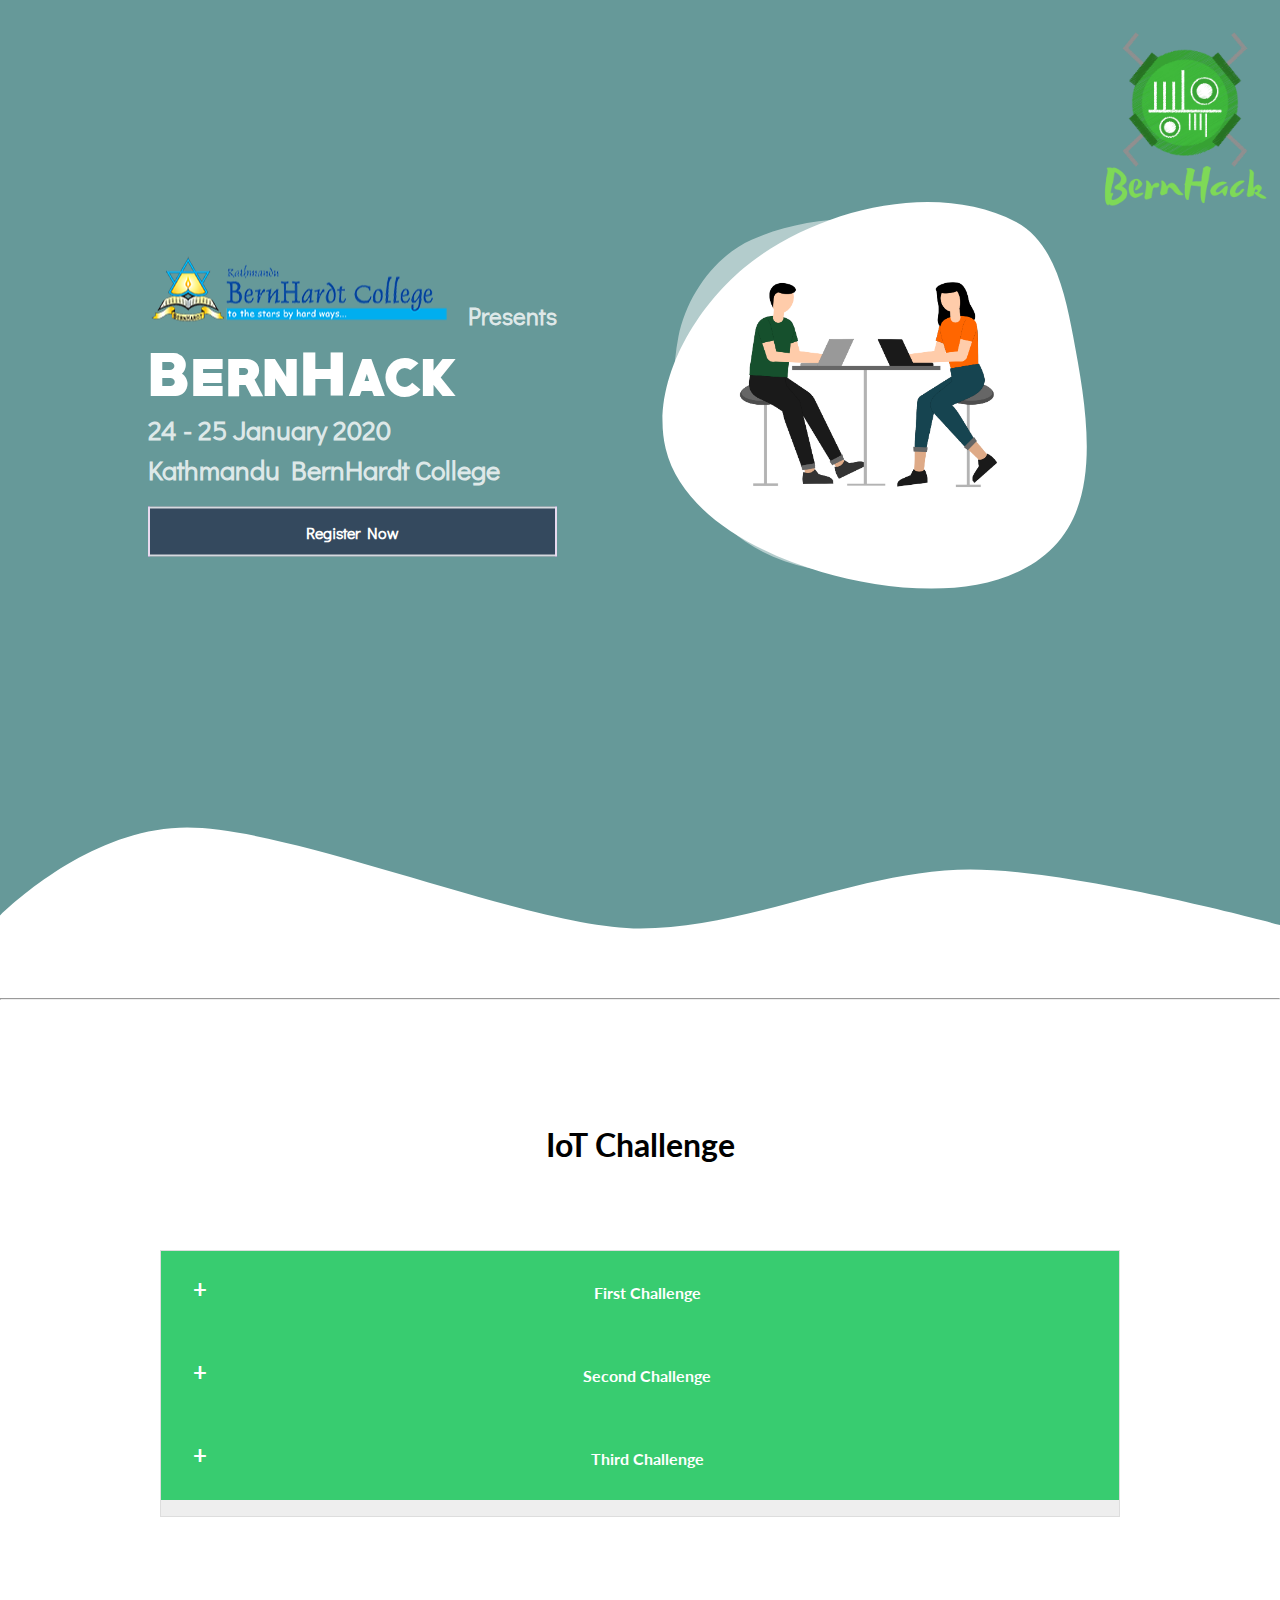
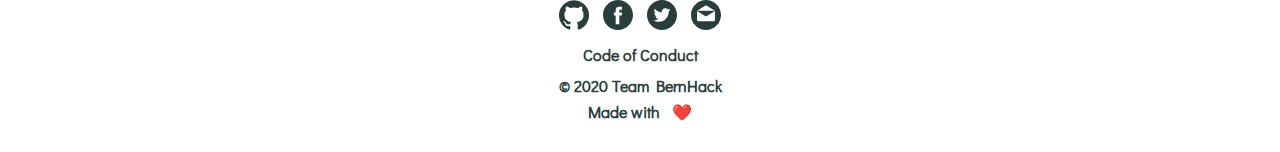
<file: iot.html>
<!DOCTYPE html>
<html>
<head>
	<title> BernHack - 2020</title>
	<meta http-equiv="Content-Type" content="text/html; charset=UTF-8">
	<meta name="viewport" content ="width=device-width, initial-scale=1.0, user-scalable=no">
	<meta name="description" content="BernHack- First edition of annual hackathon organized by Kathmandu BernHardt College">
	<meta name="keywords" content="Hackathon,BernHack,bernhack,bernhardt,mlh,Nepal,prize,event,technology,bernhardt,college,hack,workshop,mentors,judges,sponsors,microsoft,github,App,Team,2020">
	<meta name="author" content="Manish Bhattarai <manishbhattarai@studentpartner.com>">

	<link rel="shortcut icon" href="./images/new_logo.png" type="image/x-icon" />
	<link rel="stylesheet" type="text/css" href="./css/main.css">
	<link rel="stylesheet" type="text/css" href="./css/responsive.css">
	<link href="https://fonts.googleapis.com/css?family=Didact+Gothic" rel="stylesheet">
	<script src="https://code.jquery.com/jquery-3.3.1.js" integrity="sha256-2Kok7MbOyxpgUVvAk/HJ2jigOSYS2auK4Pfzbm7uH60=" crossorigin="anonymous"></script>

</head>
<body>
<div class="frame frame1">
			<img  src="./images/back-1.svg" class="img-back">
			<div class="frame1-right">
				<img  src="./images/frame1-icon.svg">
			</div>
			<div class="frame1-left">
				<div class="content">
					<div class="sponsor-name"><a href="https://kbc.edu.np" target="_blank"> <img src="./images/kbclogo.png" class="github-home-icon"></a> Presents </div>
					<div class="name"> BernHack</div><br>
					<div class="date"> 24 - 25 January 2020 </div><br>
					<div class="date"> Kathmandu BernHardt College </div>
					<div class="devfolio">
						<button id="devfolio-apply-now"> <a style="display: block; width: 3.5in;" class="applybutton" target="_blank" href="https://forms.gle/qHj4QQSC86kan6bq9" > Register Now</a></button>
					</div>
				</div>
			</div>
			<div class="app-team-icon">
				<img src="./images/appteam.png">
			</div>
		</div>		
		<hr>
<div class="container">
          <h1 class="heading-primary">IoT Challenge</h1>
          <div class="accordion">
            <dl>
              <dt>
                <a href="#accordion1" aria-expanded="false" aria-controls="accordion1" class="accordion-title accordionTitle js-accordionTrigger">First Challenge</a>
              </dt>
              <dd class="accordion-content accordionItem is-collapsed" id="accordion1" aria-hidden="true">
                <p>Lorem ipsum dolor sit amet, consectetur <a href="https://www.google.com">Test</a>adipiscing elit. Morbi eu interdum diam. Donec interdum porttitor risus non bibendum. Maecenas sollicitudin eros in quam imperdiet placerat. Cras justo purus, rhoncus nec lobortis ut, iaculis vel ipsum. Donec dignissim arcu nec elit faucibus condimentum. Donec facilisis consectetur enim sit amet varius. Pellentesque justo dui, sodales quis luctus a, iaculis eget mauris. </p>
                <p>Aliquam dapibus, ante quis fringilla feugiat, mauris risus condimentum massa, at elementum libero quam ac ligula. Pellentesque at rhoncus dolor. Duis porttitor nibh ut lobortis aliquam. Nullam eu dolor venenatis mauris placerat tristique eget id dolor. Quisque blandit adipiscing erat vitae dapibus. Nulla aliquam magna nec elementum tincidunt.</p>
              </dd>
              <dt>
                <a href="#accordion2" aria-expanded="false" aria-controls="accordion2" class="accordion-title accordionTitle js-accordionTrigger">
                  Second Challenge</a>
              </dt>
              <dd class="accordion-content accordionItem is-collapsed" id="accordion2" aria-hidden="true">
                <p>Lorem ipsum dolor sit amet, consectetur adipiscing elit. Morbi eu interdum diam. Donec interdum porttitor risus non bibendum. Maecenas sollicitudin eros in quam imperdiet placerat. Cras justo purus, rhoncus nec lobortis ut, iaculis vel ipsum. Donec dignissim arcu nec elit faucibus condimentum. Donec facilisis consectetur enim sit amet varius. Pellentesque justo dui, sodales quis luctus a, iaculis eget mauris. </p>
                <p>Aliquam dapibus, ante quis fringilla feugiat, mauris risus condimentum massa, at elementum libero quam ac ligula. Pellentesque at rhoncus dolor. Duis porttitor nibh ut lobortis aliquam. Nullam eu dolor venenatis mauris placerat tristique eget id dolor. Quisque blandit adipiscing erat vitae dapibus. Nulla aliquam magna nec elementum tincidunt.</p>
              </dd>
              <dt>
                <a href="#accordion3" aria-expanded="false" aria-controls="accordion3" class="accordion-title accordionTitle js-accordionTrigger">
                  Third Challenge
                </a>
              </dt>
              <dd class="accordion-content accordionItem is-collapsed" id="accordion3" aria-hidden="true">
                <p>Lorem ipsum dolor sit amet, consectetur adipiscing elit. Morbi eu interdum diam. Donec interdum porttitor risus non bibendum. Maecenas sollicitudin eros in quam imperdiet placerat. Cras justo purus, rhoncus nec lobortis ut, iaculis vel ipsum. Donec dignissim arcu nec elit faucibus condimentum. Donec facilisis consectetur enim sit amet varius. Pellentesque justo dui, sodales quis luctus a, iaculis eget mauris. </p>
                <p>Aliquam dapibus, ante quis fringilla feugiat, mauris risus condimentum massa, at elementum libero quam ac ligula. Pellentesque at rhoncus dolor. Duis porttitor nibh ut lobortis aliquam. Nullam eu dolor venenatis mauris placerat tristique eget id dolor. Quisque blandit adipiscing erat vitae dapibus. Nulla aliquam magna nec elementum tincidunt.</p>
              </dd>
            </dl>
          </div>
        </div>
<style type="text/css">
	

//updated ver
* {
  box-sizing:border-box;
}
@import url(https://fonts.googleapis.com/css?family=Lato:400,700);
body { 

  font-family:'Lato';
}
.heading-primary {
  font-size:2em;
  padding:2em;
  text-align:center;
}
.accordion dl,
.accordion-list {
   border:1px solid #ddd;
   &:after {
       content: "";
       display:block;
       height:1em;
       width:100%;
       background-color:darken(#38cc70, 10%);
     }
}
.accordion dd,
.accordion__panel {
   background-color:#eee;
   font-size:1em;
   line-height:1.5em; 
}
.accordion p {
  padding:1em 2em 1em 2em;
}

.accordion {
    position:relative;
    background-color:#eee;
}
.container {
  max-width:960px;
  margin:0 auto;
  padding:2em 0 2em 0;
}
.accordionTitle,
.accordion__Heading {
 background-color:#38cc70; 
   text-align:center;
     font-weight:700; 
          padding:2em;
          display:block;
          text-decoration:none;
          color:#fff;
          transition:background-color 0.5s ease-in-out;
  border-bottom:1px solid darken(#38cc70, 5%);
  &:before {
   content: "+";
   font-size:1.5em;
   line-height:0.5em;
   float:left; 
   transition: transform 0.3s ease-in-out;
  }
  &:hover {
    background-color:darken(#38cc70, 10%);
  }
}
.accordionTitleActive, 
.accordionTitle.is-expanded {
   background-color:darken(#38cc70, 10%);
    &:before {
     
      transform:rotate(-225deg);
    }
}
.accordionItem {
    height:auto;
    overflow:hidden; 
    //SHAME: magic number to allow the accordion to animate
    
     max-height:50em;
    transition:max-height 1s;   
 
    
    @media screen and (min-width:48em) {
         max-height:15em;
        transition:max-height 0.5s
        
    }
    
   
}
 
.accordionItem.is-collapsed {
    max-height:0;
}
.no-js .accordionItem.is-collapsed {
  max-height: auto;
}
.animateIn {
     animation: accordionIn 0.45s normal ease-in-out both 1; 
}
.animateOut {
     animation: accordionOut 0.45s alternate ease-in-out both 1;
}
@keyframes accordionIn {
  0% {
    opacity: 0;
    transform:scale(0.9) rotateX(-60deg);
    transform-origin: 50% 0;
  }
  100% {
    opacity:1;
    transform:scale(1);
  }
}

@keyframes accordionOut {
    0% {
       opacity: 1;
       transform:scale(1);
     }
     100% {
          opacity:0;
           transform:scale(0.9) rotateX(-60deg);
       }
}

</style>
<script type="text/javascript">
	

//uses classList, setAttribute, and querySelectorAll
//if you want this to work in IE8/9 youll need to polyfill these
(function(){
	var d = document,
	accordionToggles = d.querySelectorAll('.js-accordionTrigger'),
	setAria,
	setAccordionAria,
	switchAccordion,
  touchSupported = ('ontouchstart' in window),
  pointerSupported = ('pointerdown' in window);
  
  skipClickDelay = function(e){
    e.preventDefault();
    e.target.click();
  }

		setAriaAttr = function(el, ariaType, newProperty){
		el.setAttribute(ariaType, newProperty);
	};
	setAccordionAria = function(el1, el2, expanded){
		switch(expanded) {
      case "true":
      	setAriaAttr(el1, 'aria-expanded', 'true');
      	setAriaAttr(el2, 'aria-hidden', 'false');
      	break;
      case "false":
      	setAriaAttr(el1, 'aria-expanded', 'false');
      	setAriaAttr(el2, 'aria-hidden', 'true');
      	break;
      default:
				break;
		}
	};
//function
switchAccordion = function(e) {
  console.log("triggered");
	e.preventDefault();
	var thisAnswer = e.target.parentNode.nextElementSibling;
	var thisQuestion = e.target;
	if(thisAnswer.classList.contains('is-collapsed')) {
		setAccordionAria(thisQuestion, thisAnswer, 'true');
	} else {
		setAccordionAria(thisQuestion, thisAnswer, 'false');
	}
  	thisQuestion.classList.toggle('is-collapsed');
  	thisQuestion.classList.toggle('is-expanded');
		thisAnswer.classList.toggle('is-collapsed');
		thisAnswer.classList.toggle('is-expanded');
 	
  	thisAnswer.classList.toggle('animateIn');
	};
	for (var i=0,len=accordionToggles.length; i<len; i++) {
		if(touchSupported) {
      accordionToggles[i].addEventListener('touchstart', skipClickDelay, false);
    }
    if(pointerSupported){
      accordionToggles[i].addEventListener('pointerdown', skipClickDelay, false);
    }
    accordionToggles[i].addEventListener('click', switchAccordion, false);
  }
})();
</script>


			
			<div class="frame frame8">
			<div class="footer-icons">
				<a href="https://github.com/bernhack" target="__blank"><img src="./images/github-color.svg"></a>
				<a href="https://www.facebook.com/bernhack2020/" target="__blank"><img src="./images/fb-color.svg"></a>
				<a href="https://twitter.com/bernhack" target="__blank"><img src="./images/twitter-color.svg"></a>
				<a href="mailto:bernhack2020@gmail.com"><img src="./images/email-color.svg"></a>
			</div>
			<div class="footer-text">
				<a href="https://static.mlh.io/docs/mlh-code-of-conduct.pdf" target="__blank"> Code of Conduct </a>
			</div>
			<div class="footer-text">
				&copy; 2020 Team BernHack
			</div>
			Made with &nbsp;&nbsp;<span class="heart">❤️</span>
		</div>
	</div>
	<script type="text/javascript" src="./js/menu.js"></script>
</body>
<html>
</file>
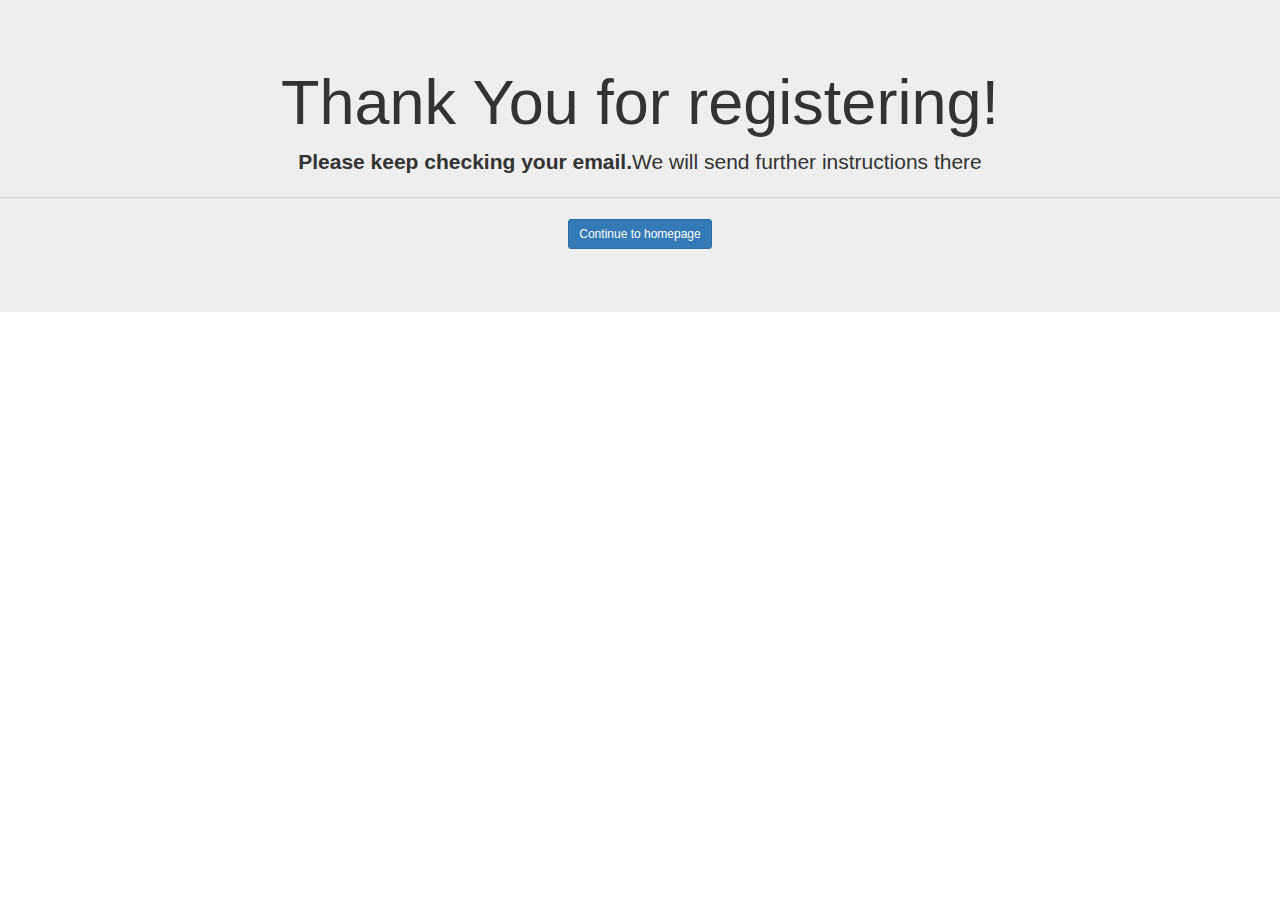
<file: thanks.html>
<!DOCTYPE html>
<html lang="en">
<head>
    <meta charset="UTF-8">
    <meta name="viewport" content="width=device-width, initial-scale=1.0">
    <meta http-equiv="X-UA-Compatible" content="ie=edge">
    <link rel="shortcut icon" href="./images/new_logo.png" type="image/x-icon" />
    <title>Thank You</title>
   <!-- Latest compiled and minified CSS -->
<link rel="stylesheet" href="https://maxcdn.bootstrapcdn.com/bootstrap/3.4.1/css/bootstrap.min.css">

<!-- jQuery library -->
<script src="https://ajax.googleapis.com/ajax/libs/jquery/3.4.1/jquery.min.js"></script>

<!-- Latest compiled JavaScript -->
<script src="https://maxcdn.bootstrapcdn.com/bootstrap/3.4.1/js/bootstrap.min.js"></script>
</head>
<body>
    <div class="jumbotron text-center">
        <h1 class="display-3">Thank You for registering!</h1>
        <p class="lead"><strong>Please keep checking your email.</strong>We will send further instructions there </p>
        <hr>
        <p class="lead">
          <a class="btn btn-primary btn-sm" href="https://bernhack.tech" role="button">Continue to homepage</a>
        </p>
      </div>
</body>
</html>
</file>
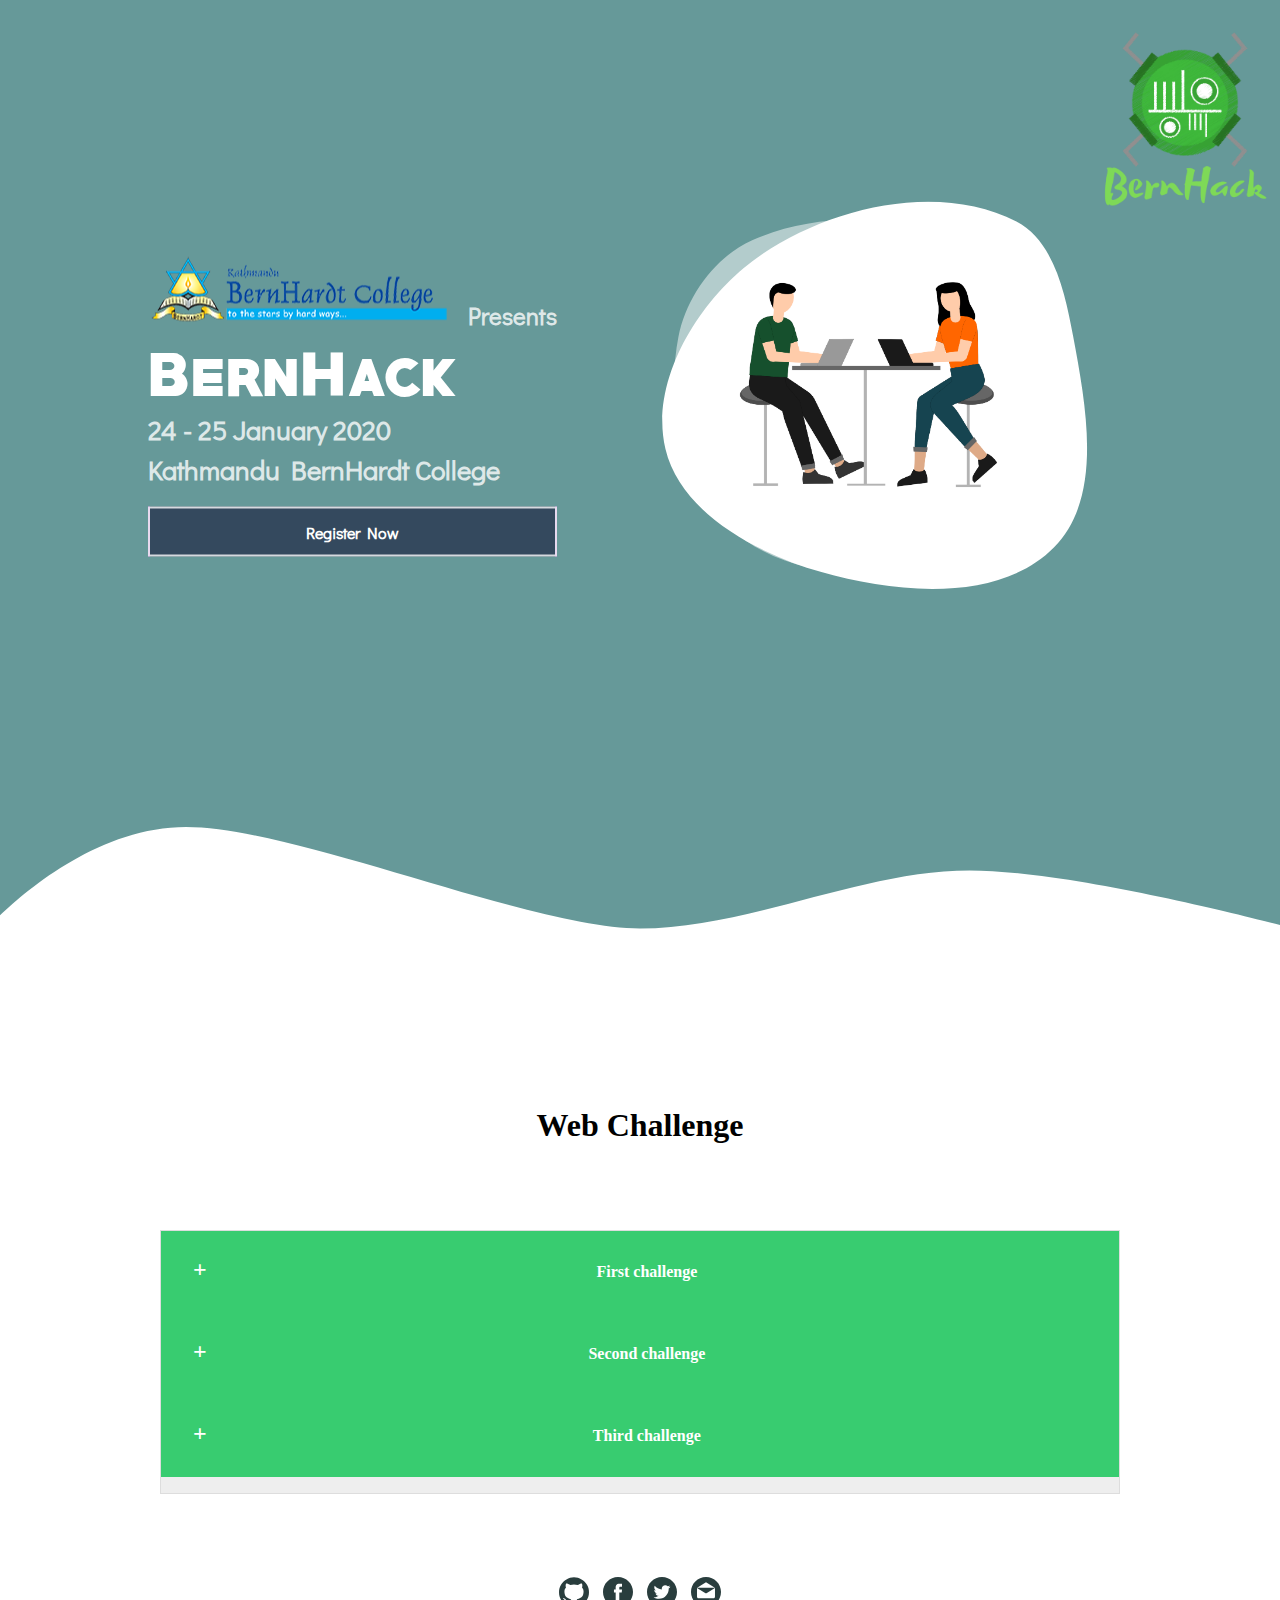
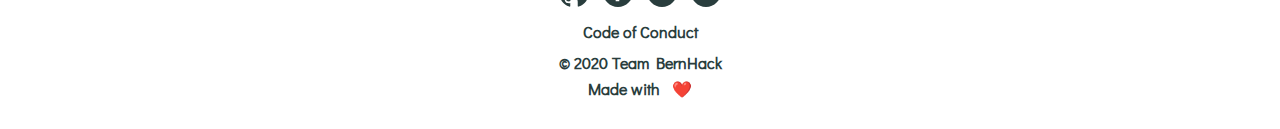
<file: web.html>
<!DOCTYPE html>
<html>
<head>
	<title> BernHack - 2020</title>
	<meta http-equiv="Content-Type" content="text/html; charset=UTF-8">
	<meta name="viewport" content ="width=device-width, initial-scale=1.0, user-scalable=no">
	<meta name="description" content="BernHack- First edition of annual hackathon organized by Kathmandu BernHardt College">
	<meta name="keywords" content="Hackathon,BernHack,bernhack,bernhardt,mlh,Nepal,prize,event,technology,bernhardt,college,hack,workshop,mentors,judges,sponsors,microsoft,github,App,Team,2020">
	<meta name="author" content="Manish Bhattarai <manishbhattarai@studentpartner.com>">

	<link rel="shortcut icon" href="./images/new_logo.png" type="image/x-icon" />
	<link rel="stylesheet" type="text/css" href="./css/main.css">
	<link rel="stylesheet" type="text/css" href="./css/responsive.css">
	<link href="https://fonts.googleapis.com/css?family=Didact+Gothic" rel="stylesheet">
	<script src="https://code.jquery.com/jquery-3.3.1.js" integrity="sha256-2Kok7MbOyxpgUVvAk/HJ2jigOSYS2auK4Pfzbm7uH60=" crossorigin="anonymous"></script>

</head>
<body>
<div class="frame frame1">
			<img  src="./images/back-1.svg" class="img-back">
			<div class="frame1-right">
				<img  src="./images/frame1-icon.svg">
			</div>
			<div class="frame1-left">
				<div class="content">
					<div class="sponsor-name"><a href="https://kbc.edu.np" target="_blank"> <img src="./images/kbclogo.png" class="github-home-icon"></a> Presents </div>
					<div class="name"> BernHack</div><br>
					<div class="date"> 24 - 25 January 2020 </div><br>
					<div class="date"> Kathmandu BernHardt College </div>
					<div class="devfolio">
						<button id="devfolio-apply-now"> <a style="display: block; width: 3.5in;" class="applybutton" target="_blank" href="https://forms.gle/qHj4QQSC86kan6bq9" > Register Now</a></button>
					</div>
				</div>
			</div>
			<div class="app-team-icon">
				<img src="./images/appteam.png">
			</div>
		</div>		
	
<div class="container">
          <h1 class="heading-primary">Web Challenge</h1>
          <div class="accordion">
            <dl>
              <dt>
                <a href="#accordion1" aria-expanded="false" aria-controls="accordion1" class="accordion-title accordionTitle js-accordionTrigger">First challenge</a>
              </dt>
              <dd class="accordion-content accordionItem is-collapsed" id="accordion1" aria-hidden="true">
                <p>Lorem ipsum dolor sit amet, consectetur <a href="https://www.google.com">Test</a>adipiscing elit. Morbi eu interdum diam. Donec interdum porttitor risus non bibendum. Maecenas sollicitudin eros in quam imperdiet placerat. Cras justo purus, rhoncus nec lobortis ut, iaculis vel ipsum. Donec dignissim arcu nec elit faucibus condimentum. Donec facilisis consectetur enim sit amet varius. Pellentesque justo dui, sodales quis luctus a, iaculis eget mauris. </p>
                <p>Aliquam dapibus, ante quis fringilla feugiat, mauris risus condimentum massa, at elementum libero quam ac ligula. Pellentesque at rhoncus dolor. Duis porttitor nibh ut lobortis aliquam. Nullam eu dolor venenatis mauris placerat tristique eget id dolor. Quisque blandit adipiscing erat vitae dapibus. Nulla aliquam magna nec elementum tincidunt.</p>
              </dd>
              <dt>
                <a href="#accordion2" aria-expanded="false" aria-controls="accordion2" class="accordion-title accordionTitle js-accordionTrigger">
                  Second challenge</a>
              </dt>
              <dd class="accordion-content accordionItem is-collapsed" id="accordion2" aria-hidden="true">
                <p>Lorem ipsum dolor sit amet, consectetur adipiscing elit. Morbi eu interdum diam. Donec interdum porttitor risus non bibendum. Maecenas sollicitudin eros in quam imperdiet placerat. Cras justo purus, rhoncus nec lobortis ut, iaculis vel ipsum. Donec dignissim arcu nec elit faucibus condimentum. Donec facilisis consectetur enim sit amet varius. Pellentesque justo dui, sodales quis luctus a, iaculis eget mauris. </p>
                <p>Aliquam dapibus, ante quis fringilla feugiat, mauris risus condimentum massa, at elementum libero quam ac ligula. Pellentesque at rhoncus dolor. Duis porttitor nibh ut lobortis aliquam. Nullam eu dolor venenatis mauris placerat tristique eget id dolor. Quisque blandit adipiscing erat vitae dapibus. Nulla aliquam magna nec elementum tincidunt.</p>
              </dd>
              <dt>
                <a href="#accordion3" aria-expanded="false" aria-controls="accordion3" class="accordion-title accordionTitle js-accordionTrigger">
                  Third challenge
                </a>
              </dt>
              <dd class="accordion-content accordionItem is-collapsed" id="accordion3" aria-hidden="true">
                <p>Lorem ipsum dolor sit amet, consectetur adipiscing elit. Morbi eu interdum diam. Donec interdum porttitor risus non bibendum. Maecenas sollicitudin eros in quam imperdiet placerat. Cras justo purus, rhoncus nec lobortis ut, iaculis vel ipsum. Donec dignissim arcu nec elit faucibus condimentum. Donec facilisis consectetur enim sit amet varius. Pellentesque justo dui, sodales quis luctus a, iaculis eget mauris. </p>
                <p>Aliquam dapibus, ante quis fringilla feugiat, mauris risus condimentum massa, at elementum libero quam ac ligula. Pellentesque at rhoncus dolor. Duis porttitor nibh ut lobortis aliquam. Nullam eu dolor venenatis mauris placerat tristique eget id dolor. Quisque blandit adipiscing erat vitae dapibus. Nulla aliquam magna nec elementum tincidunt.</p>
              </dd>
            </dl>
          </div>
        </div>
<style type="text/css">
	


* {
  box-sizing:border-box;
}
@import url(https://fonts.googleapis.com/css?family=Lato:400,700);
body { 

  font-family:'Lato';
}
.heading-primary {
  font-size:2em;
  padding:2em;
  text-align:center;
}
.accordion dl,
.accordion-list {
   border:1px solid #ddd;
   &:after {
       content: "";
       display:block;
       height:1em;
       width:100%;
       background-color:darken(#38cc70, 10%);
     }
}
.accordion dd,
.accordion__panel {
   background-color:#eee;
   font-size:1em;
   line-height:1.5em; 
}
.accordion p {
  padding:1em 2em 1em 2em;
}

.accordion {
    position:relative;
    background-color:#eee;
}
.container {
  max-width:960px;
  margin:0 auto;
  padding:2em 0 2em 0;
}
.accordionTitle,
.accordion__Heading {
 background-color:#38cc70; 
   text-align:center;
     font-weight:700; 
          padding:2em;
          display:block;
          text-decoration:none;
          color:#fff;
          transition:background-color 0.5s ease-in-out;
  border-bottom:1px solid darken(#38cc70, 5%);
  &:before {
   content: "+";
   font-size:1.5em;
   line-height:0.5em;
   float:left; 
   transition: transform 0.3s ease-in-out;
  }
  &:hover {
    background-color:darken(#38cc70, 10%);
  }
}
.accordionTitleActive, 
.accordionTitle.is-expanded {
   background-color:darken(#38cc70, 10%);
    &:before {
     
      transform:rotate(-225deg);
    }
}
.accordionItem {
    height:auto;
    overflow:hidden; 
    //SHAME: magic number to allow the accordion to animate
    
     max-height:50em;
    transition:max-height 1s;   
 
    
    @media screen and (min-width:48em) {
         max-height:15em;
        transition:max-height 0.5s
        
    }
    
   
}
 
.accordionItem.is-collapsed {
    max-height:0;
}
.no-js .accordionItem.is-collapsed {
  max-height: auto;
}
.animateIn {
     animation: accordionIn 0.45s normal ease-in-out both 1; 
}
.animateOut {
     animation: accordionOut 0.45s alternate ease-in-out both 1;
}
@keyframes accordionIn {
  0% {
    opacity: 0;
    transform:scale(0.9) rotateX(-60deg);
    transform-origin: 50% 0;
  }
  100% {
    opacity:1;
    transform:scale(1);
  }
}

@keyframes accordionOut {
    0% {
       opacity: 1;
       transform:scale(1);
     }
     100% {
          opacity:0;
           transform:scale(0.9) rotateX(-60deg);
       }
}

</style>
<script type="text/javascript">
	

//uses classList, setAttribute, and querySelectorAll
//if you want this to work in IE8/9 youll need to polyfill these
(function(){
	var d = document,
	accordionToggles = d.querySelectorAll('.js-accordionTrigger'),
	setAria,
	setAccordionAria,
	switchAccordion,
  touchSupported = ('ontouchstart' in window),
  pointerSupported = ('pointerdown' in window);
  
  skipClickDelay = function(e){
    e.preventDefault();
    e.target.click();
  }

		setAriaAttr = function(el, ariaType, newProperty){
		el.setAttribute(ariaType, newProperty);
	};
	setAccordionAria = function(el1, el2, expanded){
		switch(expanded) {
      case "true":
      	setAriaAttr(el1, 'aria-expanded', 'true');
      	setAriaAttr(el2, 'aria-hidden', 'false');
      	break;
      case "false":
      	setAriaAttr(el1, 'aria-expanded', 'false');
      	setAriaAttr(el2, 'aria-hidden', 'true');
      	break;
      default:
				break;
		}
	};
//function
switchAccordion = function(e) {
  console.log("triggered");
	e.preventDefault();
	var thisAnswer = e.target.parentNode.nextElementSibling;
	var thisQuestion = e.target;
	if(thisAnswer.classList.contains('is-collapsed')) {
		setAccordionAria(thisQuestion, thisAnswer, 'true');
	} else {
		setAccordionAria(thisQuestion, thisAnswer, 'false');
	}
  	thisQuestion.classList.toggle('is-collapsed');
  	thisQuestion.classList.toggle('is-expanded');
		thisAnswer.classList.toggle('is-collapsed');
		thisAnswer.classList.toggle('is-expanded');
 	
  	thisAnswer.classList.toggle('animateIn');
	};
	for (var i=0,len=accordionToggles.length; i<len; i++) {
		if(touchSupported) {
      accordionToggles[i].addEventListener('touchstart', skipClickDelay, false);
    }
    if(pointerSupported){
      accordionToggles[i].addEventListener('pointerdown', skipClickDelay, false);
    }
    accordionToggles[i].addEventListener('click', switchAccordion, false);
  }
})();
</script>


			<div class="frame frame8">
			<div class="footer-icons">
				<a href="https://github.com/bernhack" target="__blank"><img src="./images/github-color.svg"></a>
				<a href="https://www.facebook.com/bernhack2020/" target="__blank"><img src="./images/fb-color.svg"></a>
				<a href="https://twitter.com/bernhack" target="__blank"><img src="./images/twitter-color.svg"></a>
				<a href="mailto:bernhack2020@gmail.com"><img src="./images/email-color.svg"></a>
			</div>
			<div class="footer-text">
				<a href="https://static.mlh.io/docs/mlh-code-of-conduct.pdf" target="__blank"> Code of Conduct </a>
			</div>
			<div class="footer-text">
				&copy; 2020 Team BernHack
			</div>
			Made with &nbsp;&nbsp;<span class="heart">❤️</span>
		</div>
	</div>
	<script type="text/javascript" src="./js/menu.js"></script>
</body>
<html>
</file>
<file: css/main.css>
@font-face {
	font-family: primetime;
	src: url("../fonts/PRIMETIME.ttf");
}

@font-face {
	font-family: champagne;
	src: url("../fonts/Champagne & Limousines.ttf");
}

div, body, ul, li {
	margin: 0px;
	padding: 0px;
	-webkit-box-sizing: border-box;
	-moz-box-sizing: border-box;
	box-sizing: border-box;
}

html, body {
	width: 100%;
	height: 100%;
}

body {
	position: relative;
	overflow-x: hidden;
}

.header {
	position: fixed;
	top: 0px;
	bottom: 0px;
	background-color: #d3dcdf;
	z-index: 12;
	text-align: center;
	-webkit-transition: left 0.3s;
	-moz-transition: left 0.3s;
	transition: left 0.3s;
}

.header.active {
	left: 0%;
}

.header .nav {
	list-style-type: none;
}

.header .nav .navItem {
	left: -300px;
}

.header .nav .navItem.visible {
	left: 0px;
}

.header .nav .navItem {
	position: relative;
	padding: 15px 30px;
	color: #1b5664;
	cursor: pointer;
	font-family: 'primetime';
	font-size: 1em;
	background-color: rgba(211, 220, 223, 1);
	-webkit-transition: background-color 0.2s, left 0.2s;
	-moz-transition: background-color 0.2s, left 0.2s;
	transition: background-color 0.2s, left 0.2s;
}

.header .nav .navItem.active {
	color: #0b2228;
}

.header .nav .navItem:hover {
	background-color: rgba(255,255,255,0.2);
}

.header .nav .head {
	display: none;
	text-align: right;
	padding: 20px;
}

.header .nav .head .closeHeader {
	cursor: pointer;
}

.header .nav .head img {
	height: 20px;
}

.content {
	width: 100%;
	height: 100%;
	position: relative;
	left: 0%;
	-webkit-transition: left 0.3s;
	-moz-transition: left 0.3s;
	transition: left 0.3s;
}

.hamburger {
	position: fixed;
	top: 20px;
	left: 20px;
	color: white;
	z-index: 10;
	cursor: pointer;
}

.hamburger img {
	height: 30px;
}

.appteam-logo {
	position: fixed;
	top: 20px;
	right: 20px;
	z-index: 10;
}

.appteam-logo img {
	height: 60px;
	width: 50px;
}

.fullOverlay {
	width: 100%;
	height: 100%;
	position: fixed;
	top: 0px;
	left: 0px;
	background-color: rgba(0,0,0,0.6);
	z-index: 7;
	display: none;
	opacity: 0;
	-webkit-transition: opacity 0.3s;
	-moz-transition: opacity 0.3s;
	transition: opacity 0.3s
}

.frame {
	position: relative;
	width: 100%;
	overflow: hidden;
}

/***********************
	LANDING PAGE
***********************/

.frame1 {
	height: 110%;
	background-color: #669999;
}

.frame1 .img-back {
	width: 102%;
	left: -1%;
	height: auto;
	position: absolute;
	z-index: 2;
	bottom: 0px;
}

.frame1-left {
	position: absolute;
	left: 0px;
	width: 55%;
	height: 100%;
	display: inline-block;
	z-index: 3;
	padding: 50px 10px;
	text-align: center;
}

.frame1-left .content {
	text-align: left;
	display: inline-block;
	width: auto;
	position: relative;
	/*top: 20%;*/
	top: 40%;
	height: auto;
	transform: translateY(-50%);
}

.frame1-left .name {
	display: inline-block;
	font-family: primetime;
	font-size: 3.5em;
	color: white;
}

.frame1-left .date {
	display: inline-block;
	font-size: 1.7em;
	font-weight: bold;
	margin-top: 5px;
	color: rgba(255,255,255,0.8);
	font-family: 'Didact Gothic';
}

.frame1-left .devfolio {
	margin-top: 20px;
}

.frame1-left button {
	border: 2px solid rgba(255,255,255,0.8);
	background-color: rgba(255,255,255,0);
	color: rgba(255,255,255,0.8);
	font-family: 'Didact Gothic';
	padding-left: 30px;
	padding-right: 30px;
	height: 50px;
	font-size: 1em;
	font-weight: bold;
	cursor: pointer;
	overflow: none;
	position: relative;
	-webkit-transition: color 0.3s;
	-moz-transition: color 0.3s;
	transition: 0.3s;
}

.frame1-left .devfolio button .button-back {
	background-color: rgba(255,255,255,0.8);
	width: 0%;
	height: 100px;
	position: absolute;
	height: 46px;
	top: 0px;
	left: 0px;
	z-index: -1;
	-webkit-transition: width 0.3s;
	-moz-transition: width 0.3s;
	transition: width 0.3s;

}

.frame1-left .devfolio button .applybutton:hover {
	color: white;
}

.frame1-left .devfolio button:hover .button-back {
	width: 100%;
}

.frame1-right {
	width: 45%;
	height: 100%;
	display: inline-block;
	position: absolute;
	right: 0px;
	z-index: 3;
}

.frame1-right img {
	width: 80%;
	/*position: absolute;*/
	left: -10%;
	/*top: 10%;*/
	height: auto;
	position: relative;
	top: 40%;
	transform: translateY(-50%);
}

/* #devfolio-apply-now .logo {
    fill: white;
}

#devfolio-apply-now :hover .logo {
    fill: #669999;
}

#devfolio-apply-now .applybutton:hover {
    color: #669999;
}  */

#devfolio-apply-now {
	display: -ms-flexbox;
	display: -webkit-box;
	display: flex;
	width: 100%;
	background-size: 200% 100%;
	background-image: linear-gradient(to right, #34495e 50%, #8e44ad 50%);
	transition: background-position .5s;
}

#devfolio-apply-now a {
	margin: auto;
	text-decoration: none;
	color: white;
}

#devfolio-apply-now:hover {
	background-color: #ffffff;
	box-shadow: #0b2228 0 0 10px;
	background-position: -100% 0;
}

#devfolio-apply-now {
    display: -ms-flexbox;
    display: -webkit-box;
    display: flex;
}

a#CoC-link {
	border: solid 1px #669999;
	padding: 5px;
	transition: 0.2s;
}

a#CoC-link:hover {
	background-color: #669999;
	color: white;
}

.sponsor-name {
	color: white;
	font-family: 'Didact Gothic';
	font-weight: bold;
	font-size: 1.5em;
	color: rgba(255,255,255,0.8);
}

.github-home-icon {
	width: 300px;
	margin-right: 10px;
}

.app-team-icon {
	width: 70px;
	position: absolute;
	right: 120px;
	top: 20px;
}



.app-team-icon img {
	width:190px;
	height:190px;

}

/***********************
	DIVERSITY PAGE
***********************/

.frame2 {
	/*min-height: 100%;*/
	margin-bottom: 30px;
}

.frame2-left {
	position: absolute;
	right: 0px;
	width: 50%;
	min-height: 100%;
	display: inline-block;
	z-index: 3;
	padding: 50px 10px;
	text-align: center;
}

.frame2-right {
	width: 50%;
	min-height: 100%;
	display: inline-block;
	position: relative;
	text-align: center;
	left: 0px;
	z-index: 3;
	padding: 20px;
}

.frame2-right .name {
	font-family: primetime;
	color: #293d3d;
	text-align: center;
	font-size: 2em;
}

.frame2-left img {
	width: 70%;
	position: absolute;
	left: 10%;
	top: 10%;
	height: auto;
}

.frame2 .img-back {
	position: absolute;
	right: -100px;
	top: 20%;
	width: 600px;
	height: auto;
}

.frame2 .img-back-left {
	position: absolute;
	left: -100px;
	top: 0%;
	width: 650px;
	height: auto;
}

.frame2 .content {
	position: relative;
	font-family: 'Didact Gothic';
	font-size: 1.2em;
	text-align: justify;
	padding: 30px 50px;
	line-height: 1.4em;
}

.frame2 a {
	color: black;
	text-decoration: none;
}

.frame2 a:visited {
	color: black;
}

/***********************
	  TRACKS PAGE
***********************/

.frame3 {
	height: auto;
	padding: 150px 0px;
	background-color: #669999;
	color: white;
	font-family: 'Didact Gothic';
	text-align: center;
}

.frame3 .img-back {
	width: 100%;
	height: auto;
	position: absolute;
	top: 0px;
	left: 0px;
}

.frame3 .img-back-bottom {
	width: 100%;
	height: auto;
	position: absolute;
	bottom: -5px;
	left: 0px;
}

.frame3 .name {
	font-family: primetime;
	color: white;
	font-size: 2em;
	margin-bottom: 30px;
}

.frame3 .track-icons {
	width: 80%;
	display: inline-block;
}

.frame3 .a-track {
	width: 30%;
	text-align: center;
	background-color: white;
	border-radius: 10px;
	display: inline-block;
	margin-left: 1.5%;
	margin-right: 1.5%;
	margin-top: 20px;
	margin-bottom: 20px;
	position: relative;
}

.frame3 .colorless {
	position: relative;
	top: 20px;
	left: 0px;
	width: 100%;
	padding: 20px;
}

.frame3 .colorful {
	position: absolute;
	top: 20px;
	left: 0px;
	width: 100%;
	padding: 20px;
	opacity: 0;
}

.frame3 .a-track:hover .colorful {
	opacity: 1;
}

.frame3 .a-track img {
	width: 50%;
}

.frame3 .track-name {
	font-size: 1.1em;
	padding: 20px 0px;
	font-family: 'primetime';
	color: #669999;
	/*font-weight: bold;*/
}

/***********************
	SCHEDULE PAGE
***********************/

.frame4 {
	/*min-height: 100%;*/
	height: auto;
	margin-bottom: 30px;
}

.frame4-left {
	position: absolute;
	left: 0px;
	width: 50%;
	height: 100%;
	display: inline-block;
	z-index: 3;
	padding: 50px 10px;
	text-align: center;
}

.frame4-right {
	width: 50%;
	display: inline-block;
	position: relative;
	left: 50%;
	text-align: center;
	z-index: 3;
	padding: 20px;
}

.frame4-right .name {
	font-family: primetime;
	color: #293d3d;
	text-align: center;
	font-size: 2em;
}

.frame4-left img {
	width: 80%;
	position: absolute;
	left: 10%;
	/*top: 10%;*/
	top: 60%;
	transform: translateY(-50%);
	height: auto;
}

.frame4 .img-back {
	position: absolute;
	right: -100px;
	top: 20%;
	width: 600px;
	height: auto;
}

.frame4 .img-back-left {
	position: absolute;
	left: -100px;
	top: 0%;
	width: 650px;
	height: auto;
}

.frame4 .timeline {
	margin-top: 20px;
	padding: 20px 0px;
	border-left: 4px solid #669999;
	width: 80%;
	display: inline-block;
}

.schedule {
	margin-top: 20px;
	text-align: left;
	padding: 0px 30px;
	position: relative;
	font-family: 'Didact Gothic';
}

.schedule .dot {
	height: 20px;
	width: 20px;
	border-radius: 50px;
	border: 7px solid #293d3d;
	background-color: white;
	position: absolute;
	top: 5px;
	left: -12px;
}

.schedule-content {
	padding: 0px 10px 20px 10px;
	border-bottom: 2px solid #669999;
}

.schedule-date {
	font-size: 1.3em;
	font-weight: bold;
	color: #293d3d;
}

.schedule-title {
	font-size: 1.1em;
	margin-top: 5px;
	color: #293d3d;
}

.schedule-text {
	font-size: 0.9em;
	margin-top: 5px;
	color: #293d3d;
}

.schedule-3 .schedule-content {
	border-bottom: none;
}

.schedule-time {
	font-weight: bold;
}

/***********************
	 SPONSORS PAGE
***********************/

.frame5 {
	height: auto;
	padding: 150px 0px;
	background-color: #669999;
	color: white;
	font-family: 'Didact Gothic';
	text-align: center;
}

.frame5 .img-back {
	width: 100%;
	height: auto;
	position: absolute;
	top: 0px;
	left: 0px;
}

.frame5 .img-back-bottom {
	width: 100%;
	height: auto;
	position: absolute;
	bottom: -5px;
	left: 0px;
}

.frame5 .name {
	font-family: primetime;
	color: white;
	font-size: 2em;
	margin-bottom: 30px;
}

.frame5 .sponsor-icons {
	width: 80%;
	background-color: rgba(255,255,255,0.9);
	padding: 20px;
	display: inline-block;
	margin-bottom: 20px;
	/*box-shadow: 0px 0px 5px 5px rgba(0,0,0,0.2);*/
	text-align: center;
}

.sponsor-icons .sponsor-icon {
	width: 30%;
	display: inline-block;
	padding: 10px 0px;
	vertical-align: middle;
	margin-bottom: 10px;
}

.sponsor-icons .sponsor-icon.main-sponsor {
	width: 100%;
	display: block;
	text-align: center;
	margin-bottom: 0px;
}

.sponsor-icons .sponsor-icon.main-sponsor img {
	width: 40%;
	height: auto;
}

.sponsor-icons .sponsor-icon.square-icon img {
	width: 45%;
	height: auto;
}

.sponsor-icons .sponsor-icon.middle-icon img {
	width: 60%;
	height: auto;
}

.sponsor-icons .sponsor-icon img {
	width: 80%;
	height: auto;
}

.frame5-content {
	z-index: 3;
	position: relative;
}

.frame5-text {
	font-size: 1.2em;
	padding: 0px 10px;
}

.frame5 a {
	color: white;
}

.sponsor-icons .sponsor-icon.advantIcon img {
	width: 50%;
}

.sponsor-icons .sponsor-icon.rawIcon img {
	width: 40%;
}

.sponsorTitle {
	color: #10333c;
}

/***********************
	   PRIZES PAGE
***********************/

.frame6 {
	height: auto;
	margin-bottom: 30px;
	text-align: center;
}

.frame6 .name {
	font-family: primetime;
	color: #293d3d;
	text-align: center;
	font-size: 2em;
	margin: 10px 0px 20px 0px;
	position: relative;
}

.frame6 .img-back-left {
	width: 600px;
	height: auto;
	position: absolute;
	top: 10%;
	left: -10%;
}

.frame6 .img-back-right {
	width: 600px;
	height: auto;
	position: absolute;
	top: 30%;
	right: 5%;
}

.frame6 .prizes {
	width: 70%;
	/*padding: 20px;*/
	position: relative;
	display: inline-block;
}

.prizes-cont {
	display: flex;
	width: 100%;
	flex-wrap: wrap;
}

.prize {
	/*display: table-cell;*/
	width: 30%;
	overflow: hidden;
	display: inline-block;
	border: 2px solid #669999;
	margin: 1.5%;
	background-color: white;
	padding: 20px 0px;
	border-radius: 10px;
	display: flex;
	flex-wrap: wrap;
}

.prize-img {
	padding: 20px;
	text-align: center;
}

.prize-img img {
	width: 70%;
}

.prize-text {
	font-family: 'Didact Gothic';
	color: #293d3d;
	font-weight: bold;
	background-color: #669999;
	color: white;
	padding: 10px 15px;
	width: 100%;
	align-self: flex-end;
}

.prize-img img.img-square {
	width: 50%;
}

/***********************
		FAQ PAGE
***********************/

.frame7 {
	height: auto;
	padding: 150px 0px;
	background-color: #669999;
	color: white;
	font-family: 'Didact Gothic';
	text-align: center;
}

.frame7-content .name {
	color: white;
	font-size: 2em;
	font-family: 'primetime';
	margin-bottom: 30px;
}

.frame7-content {
	z-index: 3;
	position: relative;
	text-align: center;
}

.faq {
	text-align: left;
	display: inline-block;
	color: white;
	width: 80%;
	font-family: 'Didact Gothic';
	margin-bottom: 25px;
}

.question {
	font-size: 1.3em;
	font-weight: bold;
	padding: 8px 0px;
}

.answer {
	font-size: 1em;
	border-left: 2px solid white;
	padding-left: 10px;
	color: white;
}

.answer a{
	text-decoration: none; 
	color: white;
}

.frame7 .img-back {
	width: 100%;
	height: auto;
	position: absolute;
	top: 0px;
	left: 0px;
}

.frame7 .img-back-bottom {
	width: 100%;
	height: auto;
	position: absolute;
	bottom: -5px;
	left: 0px;
}

/***********************
		 FOOTER
***********************/

.frame8 {
	position: relative;
	/*widows: 100%;*/
	padding: 30px 0px;
	background-color: #ffffff;
	text-align: center;
	color: #293d3d;
	font-family: 'Didact Gothic';
	font-weight: bold;
}

.frame8 .heart {
	color: #e60000;
}

.footer-icons {
	padding: 5px;
}

.footer-text {
	padding: 5px;
}

.footer-text a {
	color: #293d3d;
	text-decoration: none;
}

.frame8 img {
	width: 30px;
	margin: 0px 5px;
}
</file>
<file: css/responsive.css>
@media(max-width: 768px){
	.header .nav .head  {
		display: block;
	}

       .app-team-icon{
           height:40px;
           width:30px;
}
	.header {
		width: 100%;
		left: -100%;
	}

	.content.active {
		left: 100%;
	}

	body.active {
		overflow: hidden;
	}

	.hamburger img {
		height: 20px;
	}

	.appteam-logo img {
		height: 40px;
		width: 35px;
	}

	.github-home-icon {
		width: 70px;
		padding-right: 0px;
	}

	.frame5 {
		padding: 100px 0px;
	}

	.frame5 .sponsor-icons {
		width: 90%;
	}

	.sponsor-icons .sponsor-icon img {
		width: 80%
	}

	.sponsor-icons .sponsor-icon {
		width: 49%;
		padding: 5px;
	}

	.sponsor-icons .sponsor-icon.main-sponsor {
		width: 100%;
		display: block;
		text-align: center;
	}

	.sponsor-icons .sponsor-icon.main-sponsor img {
		width: 50%;
		height: auto;
	}

	.faq {
		font-size: 0.8em;
	}

	.frame6 {
		padding: 40px 0px;
	}

	.frame2 .name, .frame3 .name, .frame4 .name {
		font-size: 1.7em;
	}

	.frame4 .img-back-left, .frame2 .img-back-left {
		width: 400px;
		top: 5%;
	}

	.frame4 .img-back-right, .frame2 .img-back-left {
		top: 40%;
		right: -10%;
	}

	.frame3 .track-icons {
		width: 70%;
	}

	.frame3 .a-track {
		width: 100%;
	}

	.frame3 .track-name {
		font-size: 1em;
	}

	.frame4-right {
		left: 0px;	
	}

	.sponsor-icons .sponsor-icon.dev-icon img {
		width: 90%;
	}

	.prize {
		width: 90%;
		margin: 5%;
	}
}

@media(max-width: 949px){
	.frame1 {
		height: auto;
	}

	.frame1-left {
		position: relative;
		width: 100%;
		height: auto;
		text-align: center;
		margin-bottom: 80px;
	}

	.frame1-left .content {
		text-align: center;
		transform: none;
	}

	.frame1-right {
		position: relative;
		width: 100%;
		height: auto;
		padding-top: 80px;
		text-align: center;
	}

	.frame1-right img {
		position: static;
		width: 60%;
		transform: none;
	}

	.frame2-left, .frame4-left {
		position: relative;
		width: 100%;
		height: auto;
		padding: 0px 10px;
	}

	.frame1-left .name {
		font-size: 2em;
	}

	.frame1-left .date {
		font-size: 1em;
	}

	.sponsor-name {
		font-size: 1.2em;
	}

	.frame2-right, .frame4-right {
		position: relative;
		width: 100%;
		height: auto;
		padding: 0px;
		left: 0px;
	}

	.frame2-left img, .frame4-left img {
		position: static;
		transform: none;
	}

	.frame2 .img-back-left, .frame4 .img-back-left {
		top: 5%;
	}

	.frame2 .img-back, .frame4 .img-back {
		top: 50%;
		width: 500px;
	}

	.frame2, .frame4 {
		height: auto;
	}

	.frame2-right {
		padding: 0px 20px;
	}

	.frame4-right {
		padding-left: 30px;
	}

	.frame4 .timeline {
		width: 100%;
	}

	.frame2 .content {
		font-size: 1em;
		padding: 30px 20px;
	}
}

@media(min-width: 769px) and (max-width: 949px){
	.fullOverlay.active {
		display: block;
		opacity: 1;
	}

	.header {
		width: 30%;
		left: -30%;
	}

	.content.active {
		left: 30%;
		filter: blur(1px);
	}

	body.active {
		overflow: hidden;
	}

	.frame3 .a-track {
		width: 40%;
		margin-left: 2.5%;
		margin-right: 2.5%;
	}

	.frame3 .track-icons {
		width: 70%;
	}

	.frame3 .track-name {
		font-size: 1em;
	}

	.prize {
		width: 45%;
		margin: 2.5%;
	}
}

@media(min-width: 950px){
	.fullOverlay.active {
		display: block;
		opacity: 1;
	}

	.header {
		width: 25%;
		left: -25%;
	}

	.content.active {
		left: 25%;
		filter: blur(1px);
	}

	body.active {
		overflow: hidden;
	}
}
</file>
